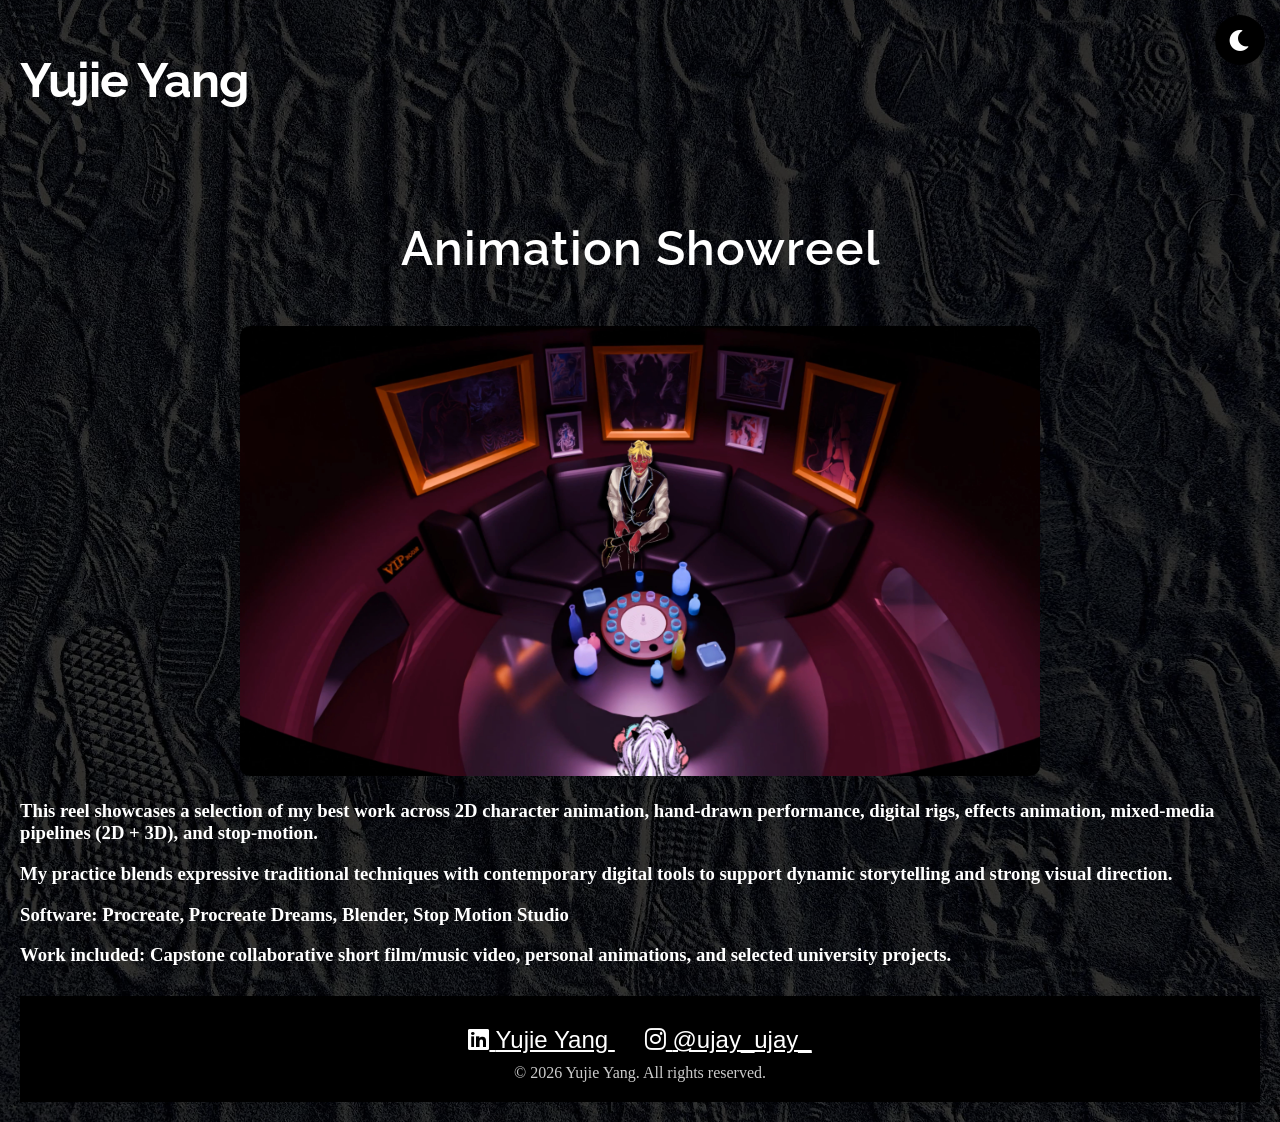
<file: Animation-showreel.html>
<!DOCTYPE html>
<html lang="en">
<head>

  <meta charset="UTF-8">
  <meta name="viewport" content="width=device-width, initial-scale=1.0">

  <title>Yujie Yang | Portfolio</title>

  <!-- Styles -->
  <link rel="stylesheet" href="style.css">

  <!-- Fonts -->
  <link rel="preconnect" href="https://fonts.googleapis.com">
  <link rel="preconnect" href="https://fonts.gstatic.com" crossorigin>
  <link href="https://fonts.googleapis.com/css2?family=Raleway:wght@100..900&display=swap" rel="stylesheet">

  <!-- Icons -->
  <link rel="stylesheet" href="https://cdnjs.cloudflare.com/ajax/libs/font-awesome/6.0.0/css/all.min.css">

</head>

<body>

  <!-- Theme Toggle -->
  <button id="theme-toggle" aria-label="Toggle dark mode">
    <i class="fas fa-moon"></i>
  </button>

  <!-- Header -->
   <header>
    <h1>
  <a href="index.html#main-content" class="home-link">Yujie Yang</a>
</h1>
  </header>

  <main>
<h1 class="page-title">Animation Showreel</h1>

<div class="video-container fade-in">
  <a href="https://youtu.be/qBVVx3fkPRg" target="_blank">
    <img 
      src="images/Portfolio/videos/DFMV film still-3.jpeg" 
      alt="Watch Animation Showreel"
      style="width:100%; border-radius:10px;"
    >
  </a>
</div>

<h3>This reel showcases a selection of my best work across 2D character animation, hand-drawn performance, digital rigs, effects animation, mixed-media pipelines (2D + 3D), and stop-motion. </h3>
<h3>My practice blends expressive traditional techniques with contemporary digital tools to support dynamic storytelling and strong visual direction.</h3>

<h3>Software: Procreate, Procreate Dreams, Blender, Stop Motion Studio</h3>
<h3>Work included: Capstone collaborative short film/music video, personal animations, and selected university projects.</h3>

  </main>

  <!-- Footer -->
  <footer>
    <div class="footer-container">

      <div class="social-links">

        <a href="https://www.linkedin.com/in/yujie-yang-64a9a4349/" target="_blank" rel="noopener noreferrer">
          <i class="fab fa-linkedin"></i>
          <span>Yujie Yang</span>
        </a>

        <a href="https://www.instagram.com/ujay_ujay_/?hl=en" target="_blank" rel="noopener noreferrer">
          <i class="fab fa-instagram"></i>
          <span>@ujay_ujay_</span>
        </a>

      </div>

      <p class="footer-container">© 2026 Yujie Yang. All rights reserved.</p>
    </div>
  </footer>

  <!-- Script -->
  <script src="script-darkmode.js"></script>

</body>
</html>
</file>
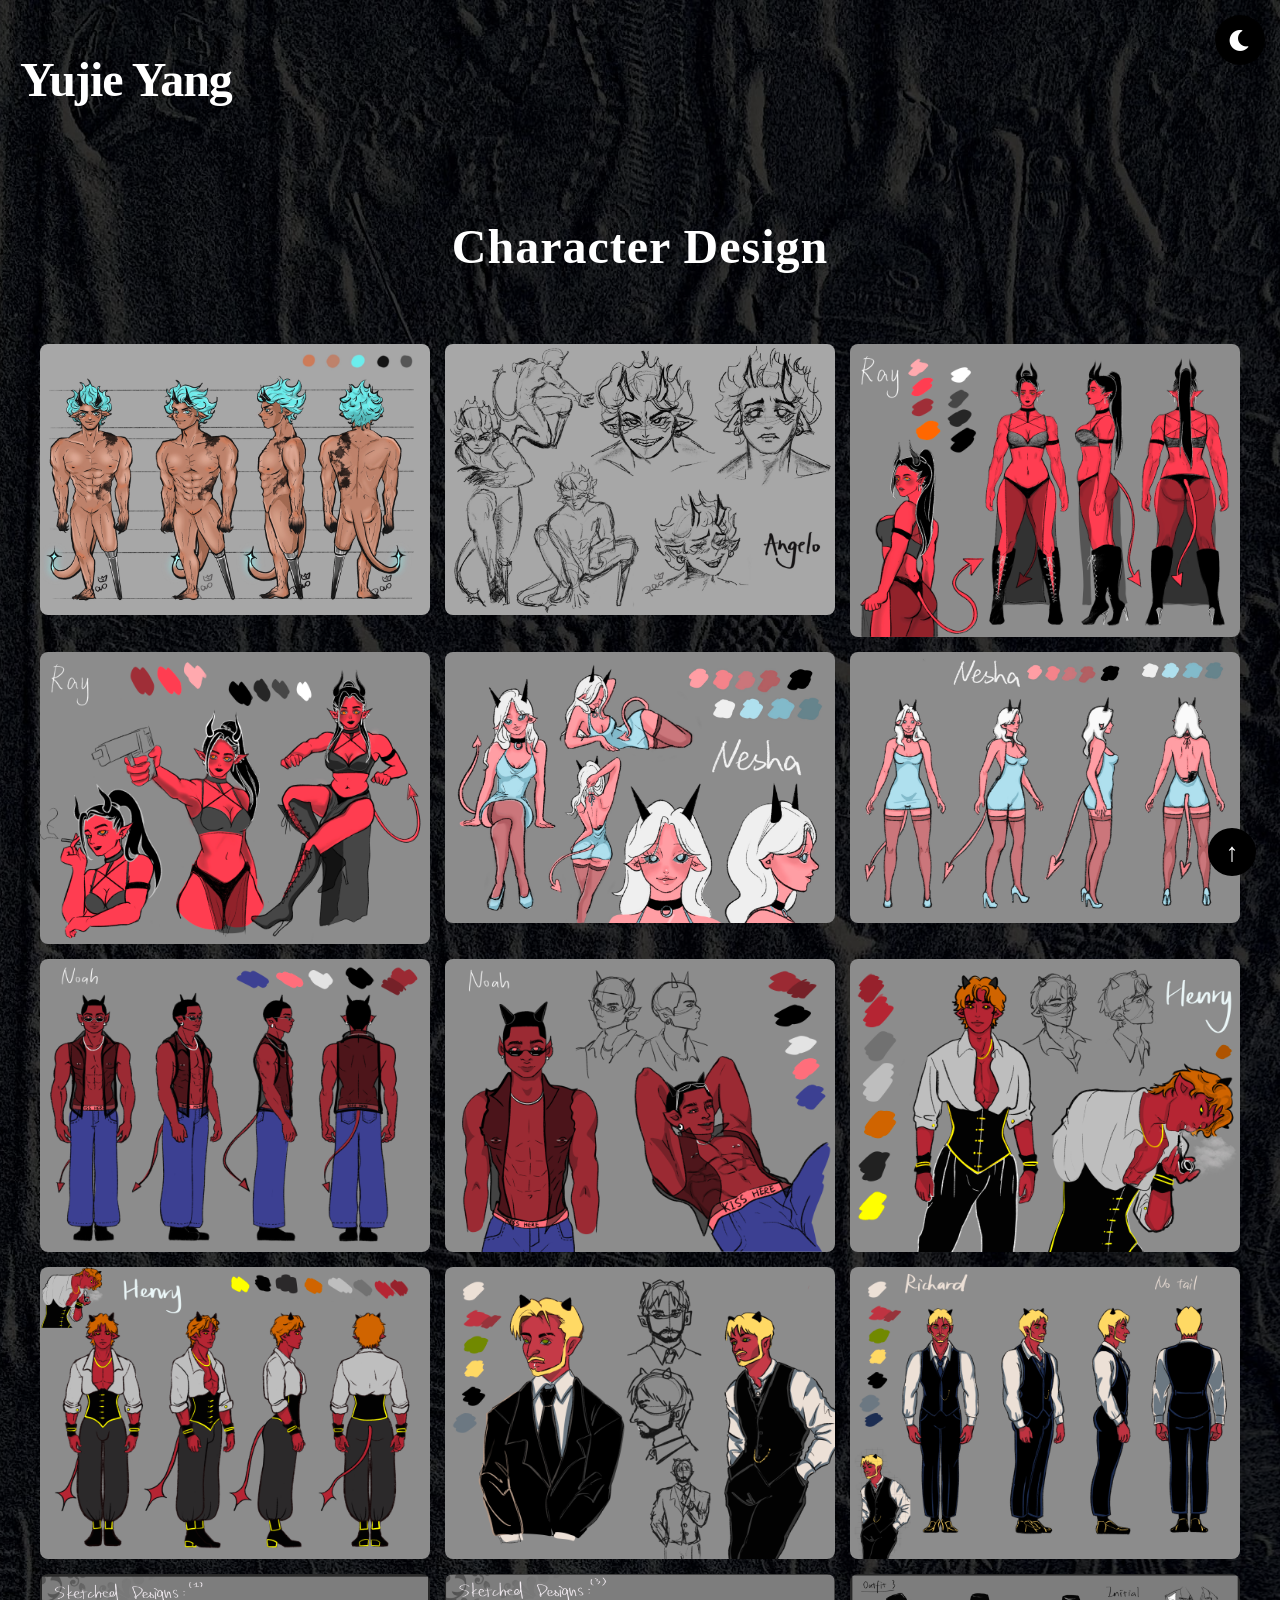
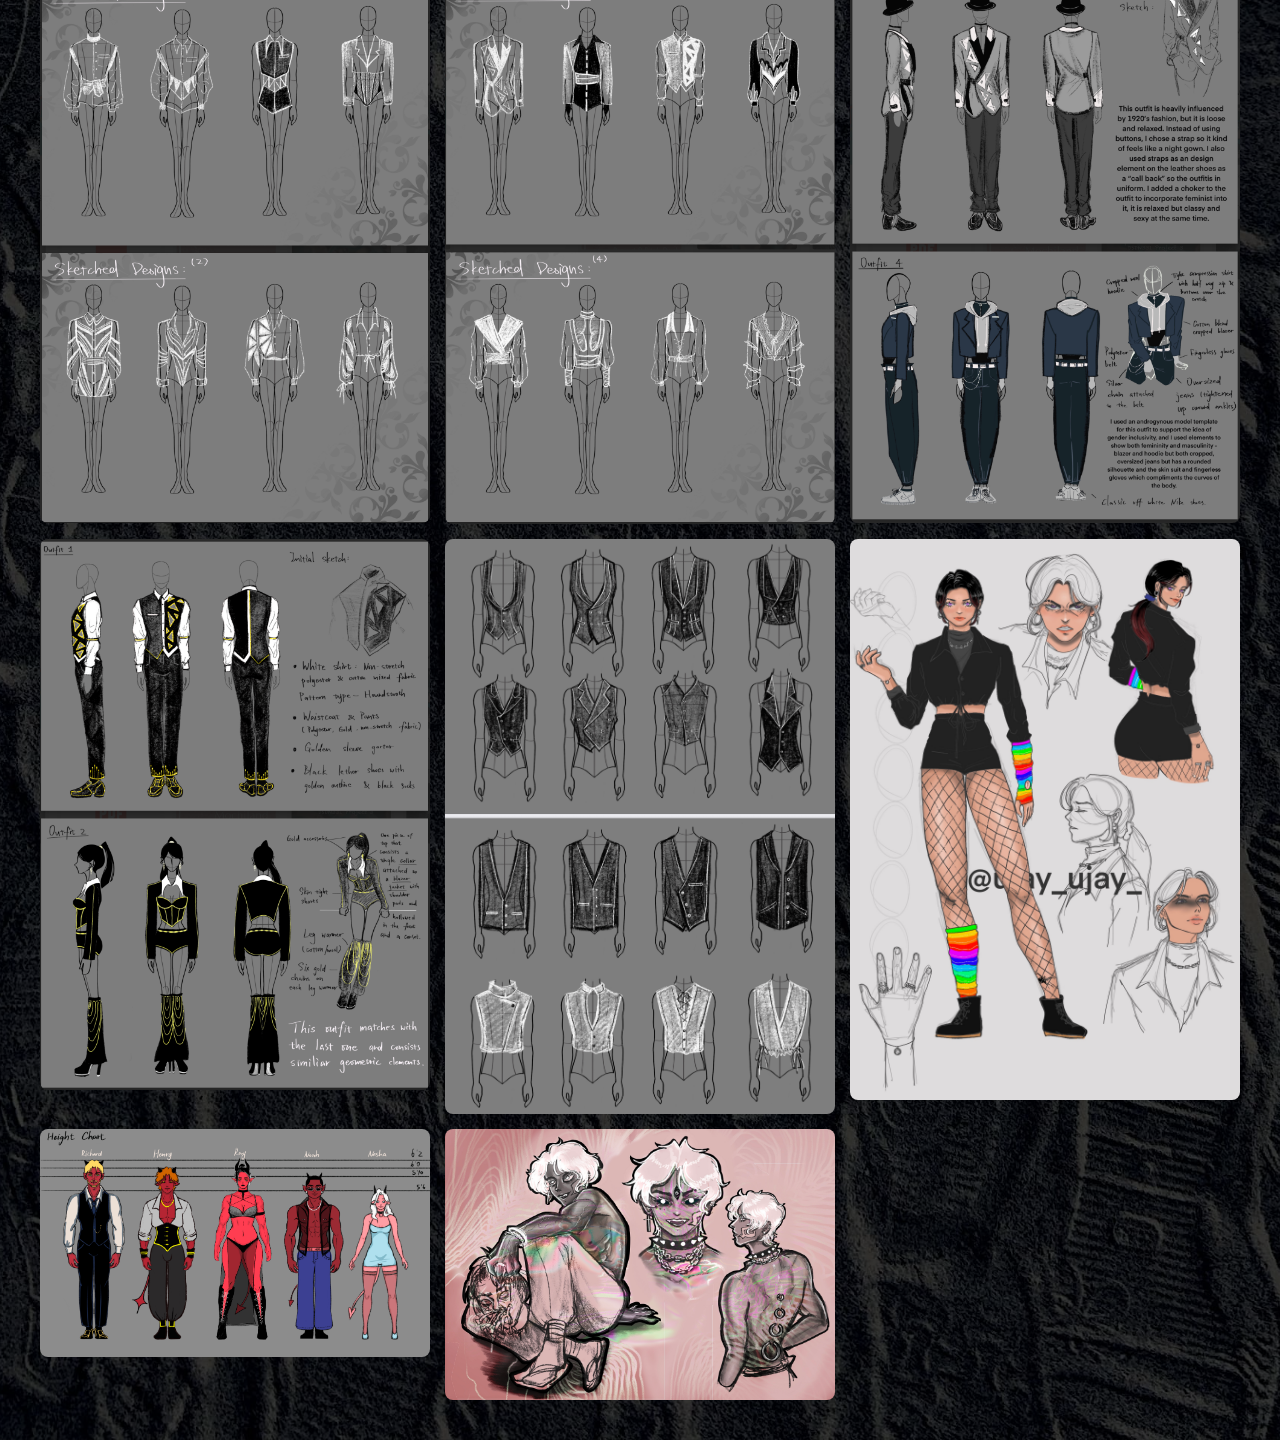
<file: character.html>
<!DOCTYPE html>
<!-- saved from url=(0032)http://127.0.0.1:5500/index.HTML -->
<html lang="en">

<header>
    <h1>
  <a href="index.html#main-content" class="home-link">Yujie Yang</a>
</h1>

  </header>
  
<head>
	<meta http-equiv="Content-Type" content="text/html; charset=UTF-8">
	<link rel="stylesheet" href="https://cdnjs.cloudflare.com/ajax/libs/font-awesome/6.0.0/css/all.min.css">

  <meta name="viewport" content="width=device-width, initial-scale=1.0">
  <title>Portfolio</title>

  <link rel="stylesheet" type="text/css" href="style.css"> 
</head>
<body>

	<button id="theme-toggle">
		<i class="fa fa-moon"></i> <!-- Default to Moon since Dark Mode is default -->
	</button>	  

	<h1 class="page-title">Character Design</h1>
<div class="artwork-container">
	<img src="images/Portfolio/charcater-design/Character_Design_Angelo.jpg" alt="character design">
	<img src="images/Portfolio/charcater-design/Character_Design-Angelo2.jpg" alt="character design">
	<img src="images/Portfolio/charcater-design/IMG_3582 1.jpg" alt="character design">
	<img src="images/Portfolio/charcater-design/IMG_3582.jpg" alt="character design">
	<img src="images/Portfolio/charcater-design/Untitled_Artwork 3.jpg" alt="character design">
	<img src="images/Portfolio/charcater-design/Untitled_Artwork 4.jpg" alt="character design">
	<img src="images/Portfolio/charcater-design/IMG_3583 1.jpg" alt="character design">
	<img src="images/Portfolio/charcater-design/IMG_3583.jpg" alt="character design">
	<img src="images/Portfolio/charcater-design/IMG_3583 2.jpg" alt="character design">
	<img src="images/Portfolio/charcater-design/IMG_3583 3.jpg" alt="character design">
	<img src="images/Portfolio/charcater-design/IMG_3583 4.jpg" alt="character design">
	<img src="images/Portfolio/charcater-design/IMG_3583 5.jpg" alt="character design">
	<img src="images/Portfolio/charcater-design/fashion-1.png" alt="character design">
	<img src="images/Portfolio/charcater-design/fashion-2.png" alt="character design">
	<img src="images/Portfolio/charcater-design/fashion-4.png" alt="character design">
	<img src="images/Portfolio/charcater-design/fashion-3.png" alt="character design">
	<img src="images/Portfolio/charcater-design/fashion-5.png" alt="character design">
	<img src="images/Portfolio/charcater-design/Outfit_.jpg" alt="character design">
	<img src="images/Portfolio/charcater-design/IMG_3583 6.jpg" alt="character design">
	<img src="images/Portfolio/charcater-design/Demon_Slayer_character.jpg" alt="character design">
	
</div>

	<script src="script-darkmode.js"></script> 

	<button id="back-to-top" type="button" onclick="scrollToTop()" aria-label="Back to top">
  ↑
</button>

<script>
  function scrollToTop() {
    document.documentElement.scrollTo({
      top: 0,
      behavior: "smooth"
    });

    document.body.scrollTo({
      top: 0,
      behavior: "smooth"
    });
  }
</script>

</body
></html>
</file>
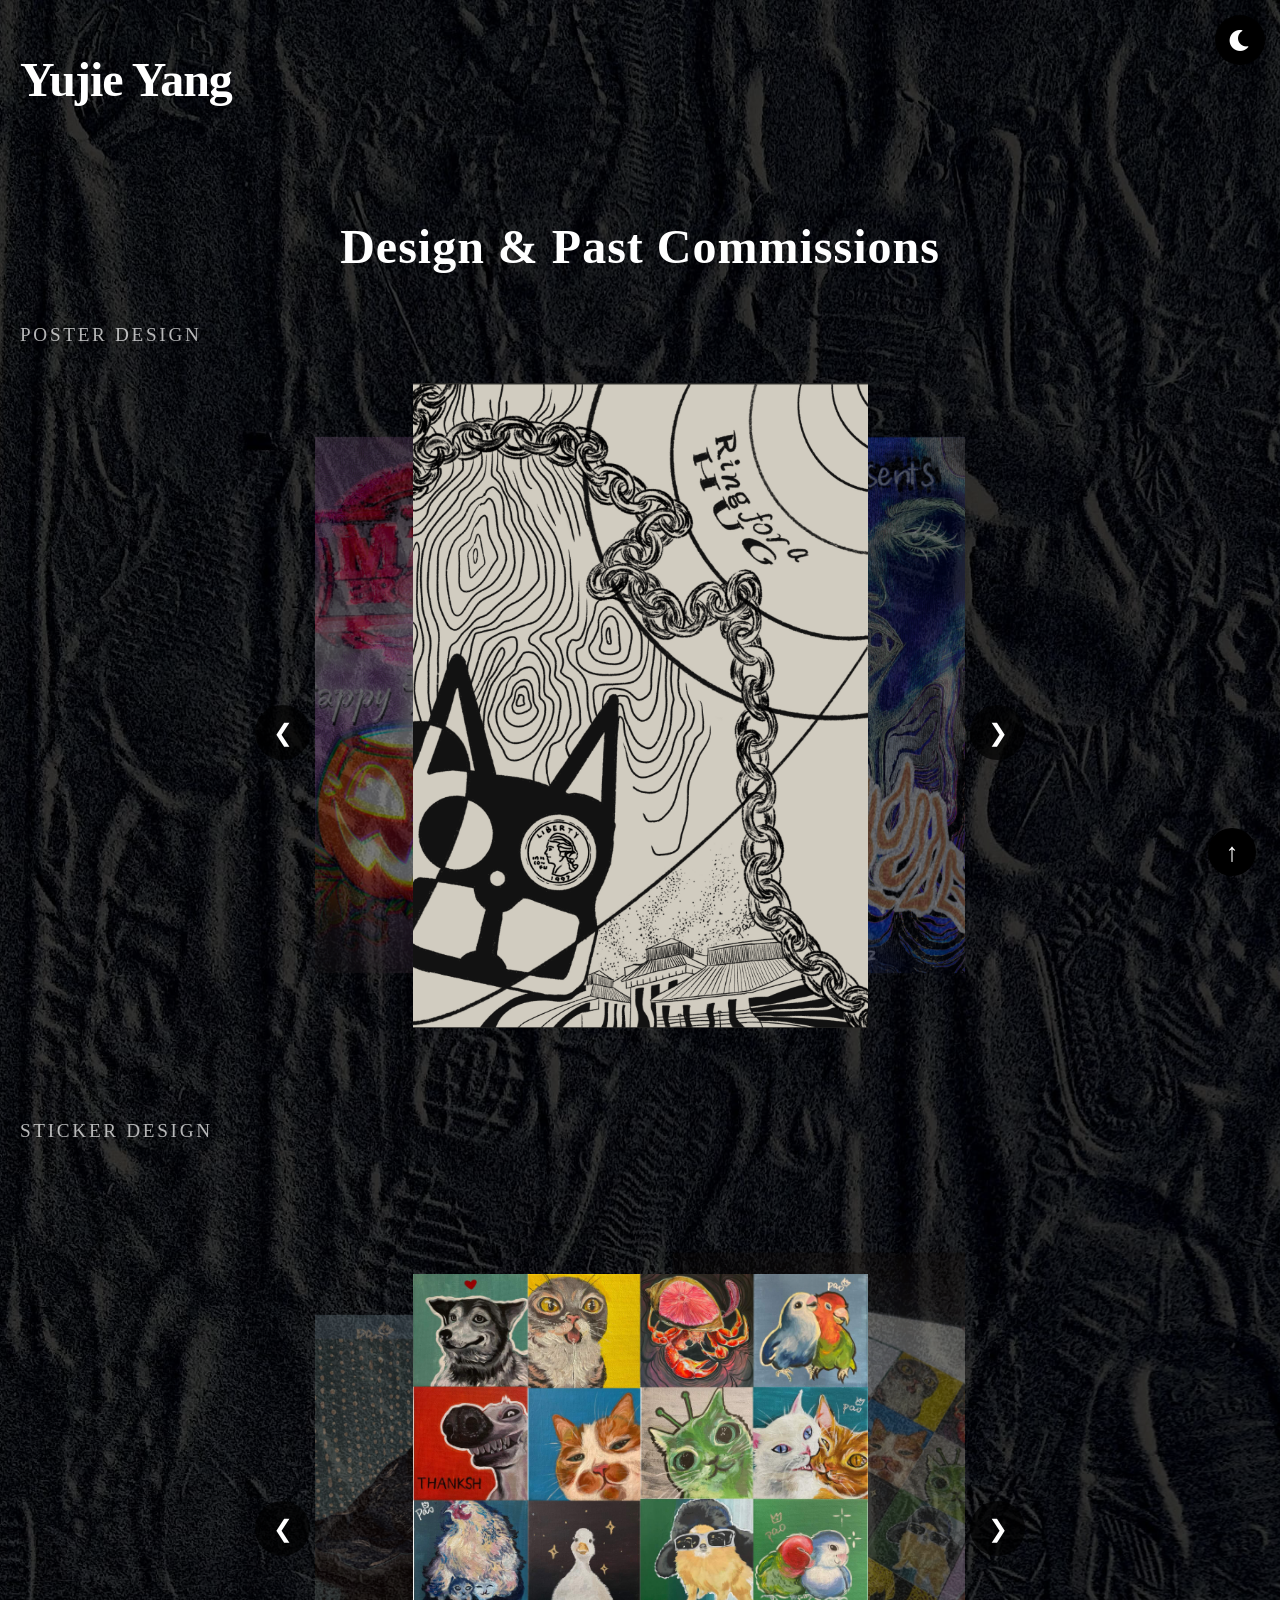
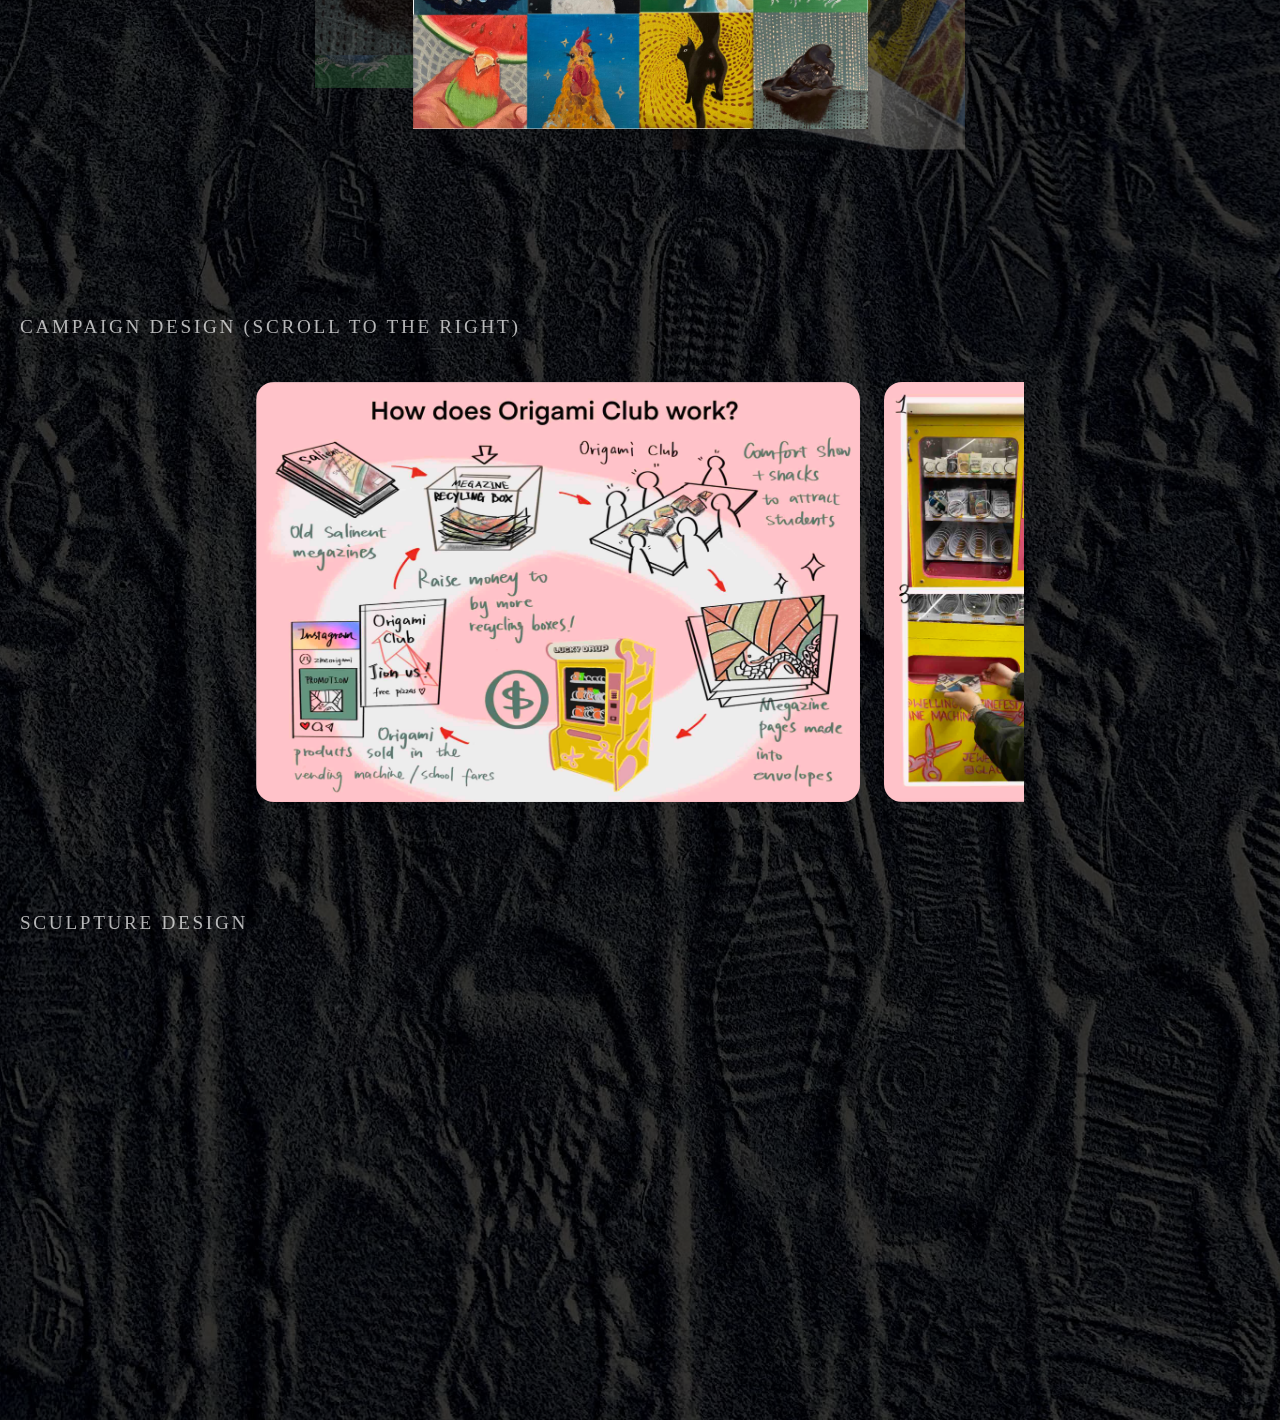
<file: commissions.html>
<!DOCTYPE html>
<!-- saved from url=(0032)http://127.0.0.1:5500/index.HTML -->
<html lang="en">


<head>
	<meta http-equiv="Content-Type" content="text/html; charset=UTF-8">
	<link rel="stylesheet" href="https://cdnjs.cloudflare.com/ajax/libs/font-awesome/6.0.0/css/all.min.css">

  <meta name="viewport" content="width=device-width, initial-scale=1.0">
  <title>Portfolio</title>

  <link rel="stylesheet" type="text/css" href="style.css"> 
</head>

<body>

<header>
    <h1>
  <a href="index.html#main-content" class="home-link">Yujie Yang</a>
</h1>

  </header> 
  
	<button id="theme-toggle">
		<i class="fa fa-moon"></i> <!-- Default to Moon since Dark Mode is default -->
	</button>	  

	<h1 class="page-title">Design & Past Commissions</h1>

	<p class="case-label">Poster design</p>

<section class="gallery-section">
  <div class="gallery-wrapper">

    <button class="gallery-btn prev" type="button">
      &#10094;
    </button>

    <div class="gallery-track">

      <img src="images/Portfolio/past-commisions/ring-for-a-hug.png" class="gallery-image active" alt="Ring for a hug">
      <img src="images/Portfolio/past-commisions/WeiYujie_comd231_p3_illo.jpg" class="gallery-image" alt="Illustration project">
	  <img src="images/Portfolio/past-commisions/Shortfilm-poster.jpg" class="gallery-image" alt="Rocket poster">
	  <img src="images/Portfolio/past-commisions/IMG_0053.jpg" class="gallery-image" alt="Illustration commission">
      <img src="images/Portfolio/past-commisions/stand-by-your-peers Large.jpeg" class="gallery-image" alt="Stand by your peers">
      <img src="images/Portfolio/past-commisions/Rockect-poster.jpg" class="gallery-image" alt="Rocket poster">
      <img src="images/Portfolio/past-commisions/Halloween_Poster.jpg" class="gallery-image" alt="Rocket poster">

    </div>

    <button class="gallery-btn next" type="button">
      &#10095;
    </button>

  </div>
</section>

<p class="case-label">Sticker design</p>

	<section class="gallery-section">
     <div class="gallery-wrapper">
      <button class="gallery-btn prev" type="button">
      &#10094;
    </button>

    <div class="gallery-track">

      <img src="images/Portfolio/past-commisions/Sticker_Sheet_2.jpg" class="gallery-image active" alt="Logo">
      <img src="images/Portfolio/past-commisions/IMG_1599 Large.jpeg" class="gallery-image" alt="Typography">
      
	       <img src="images/Portfolio/past-commisions/Sticker_Sheet_1 Large.jpeg" class="gallery-image" alt="Colour scheme">
	       <img src="images/Portfolio/past-commisions/sticker-product.jpg" class="gallery-image" alt="Colour scheme">
	       <img src="images/Portfolio/past-commisions/sticker-sheet-3.jpg" class="gallery-image" alt="Colour scheme">

	  <img src="images/Portfolio/past-commisions/IMG_6231.JPG" class="gallery-image" alt="Colour scheme">
      <img src="images/Portfolio/past-commisions/IMG_6232.JPG" class="gallery-image" alt="Illustration style">
      <img src="images/Portfolio/past-commisions/IMG_6233.JPG" class="gallery-image" alt="Atmosphere reference">
      <img src="images/Portfolio/past-commisions/IMG_6234.JPG" class="gallery-image" alt="Photography direction">
      <img src="images/Portfolio/past-commisions/IMG_6235.JPG" class="gallery-image" alt="Product mockup">
      <img src="images/Portfolio/past-commisions/IMG_6236.JPG" class="gallery-image" alt="Menu reference">
      <img src="images/Portfolio/past-commisions/IMG_6237.JPG" class="gallery-image" alt="Coffee sign at Red Rocks">
	  <img src="images/Portfolio/past-commisions/IMG_6238.JPG" class="gallery-image" alt="Coffee sign at Red Rocks">
      <img src="images/Portfolio/past-commisions/IMG_6239.JPG" class="gallery-image" alt="Coffee sign at Red Rocks">
      <img src="images/Portfolio/past-commisions/IMG_6240.JPG" class="gallery-image" alt="Coffee sign at Red Rocks">
      <img src="images/Portfolio/past-commisions/IMG_6241.JPG" class="gallery-image" alt="Coffee sign at Red Rocks">
      <img src="images/Portfolio/past-commisions/IMG_6242.JPG" class="gallery-image" alt="Coffee sign at Red Rocks">
      <img src="images/Portfolio/past-commisions/IMG_6247.JPG" class="gallery-image" alt="Coffee sign at Red Rocks">
      <img src="images/Portfolio/past-commisions/IMG_6248.JPG" class="gallery-image" alt="Coffee sign at Red Rocks">
      <img src="images/Portfolio/past-commisions/IMG_6249.JPG" class="gallery-image" alt="Coffee sign at Red Rocks">
      <img src="images/Portfolio/past-commisions/IMG_6250.JPG" class="gallery-image" alt="Coffee sign at Red Rocks">
    </div>
    <button class="gallery-btn next" type="button">
      &#10095;
    </button>
  </div>
</section>

<p class="case-label">Campaign design (scroll to the right)</p>

<section class="case-section">
<div class="scroll-gallery">
	  <img src="images/Portfolio/past-commisions/origami-club-5.png" alt="Illustration style">
      <img src="images/Portfolio/past-commisions/origami-club-2.png" alt="Typography">
      <img src="images/Portfolio/past-commisions/origami-club-3.png" alt="Colour scheme">
      <img src="images/Portfolio/past-commisions/origami-club-1.png" alt="Logo">
      <img src="images/Portfolio/past-commisions/origami-4.png" alt="Ring for a hug">
      <img src="images/Portfolio/past-commisions/origami-6.png" alt="Illustration project">
	  <img src="images/Portfolio/past-commisions/origami-7.png" alt="Rocket poster">
	  <img src="images/Portfolio/past-commisions/origami-8.png" alt="Illustration commission">

    </div>
</section>

<p class="case-label">Sculpture Design</p>

<div class="commissions-container">   

    <video autoplay muted loop playsinline preload="none">    
    <source src="images/Portfolio/past-commisions/pink-lip-plate.mp4" type="video/mp4">	
	</video>

    <video autoplay muted loop playsinline preload="none">    
	<source src="images/Portfolio/past-commisions/Arcane-cup.mp4" type="video/mp4">	
	</video>	

    <video autoplay muted loop playsinline preload="none">    
	<source src="images/Portfolio/past-commisions/locket.mp4" type="video/mp4">	
	</video>

	<video autoplay muted loop playsinline preload="none">    
	<source src="images/Portfolio/past-commisions/green-sculpture.mp4" type="video/mp4">	
	</video>

	<video autoplay muted loop playsinline preload="none">    
	<source src="images/Portfolio/past-commisions/paper-sculpture.mp4" type="video/mp4">	
	</video>
</div>

	<script src="script-darkmode.js"></script> 

<button id="back-to-top" type="button" onclick="scrollToTop()" aria-label="Back to top">
  ↑
</button>

<script>
  function scrollToTop() {
    document.documentElement.scrollTo({
      top: 0,
      behavior: "smooth"
    });

    document.body.scrollTo({
      top: 0,
      behavior: "smooth"
    });
  }
</script>

</body
></html>
</file>
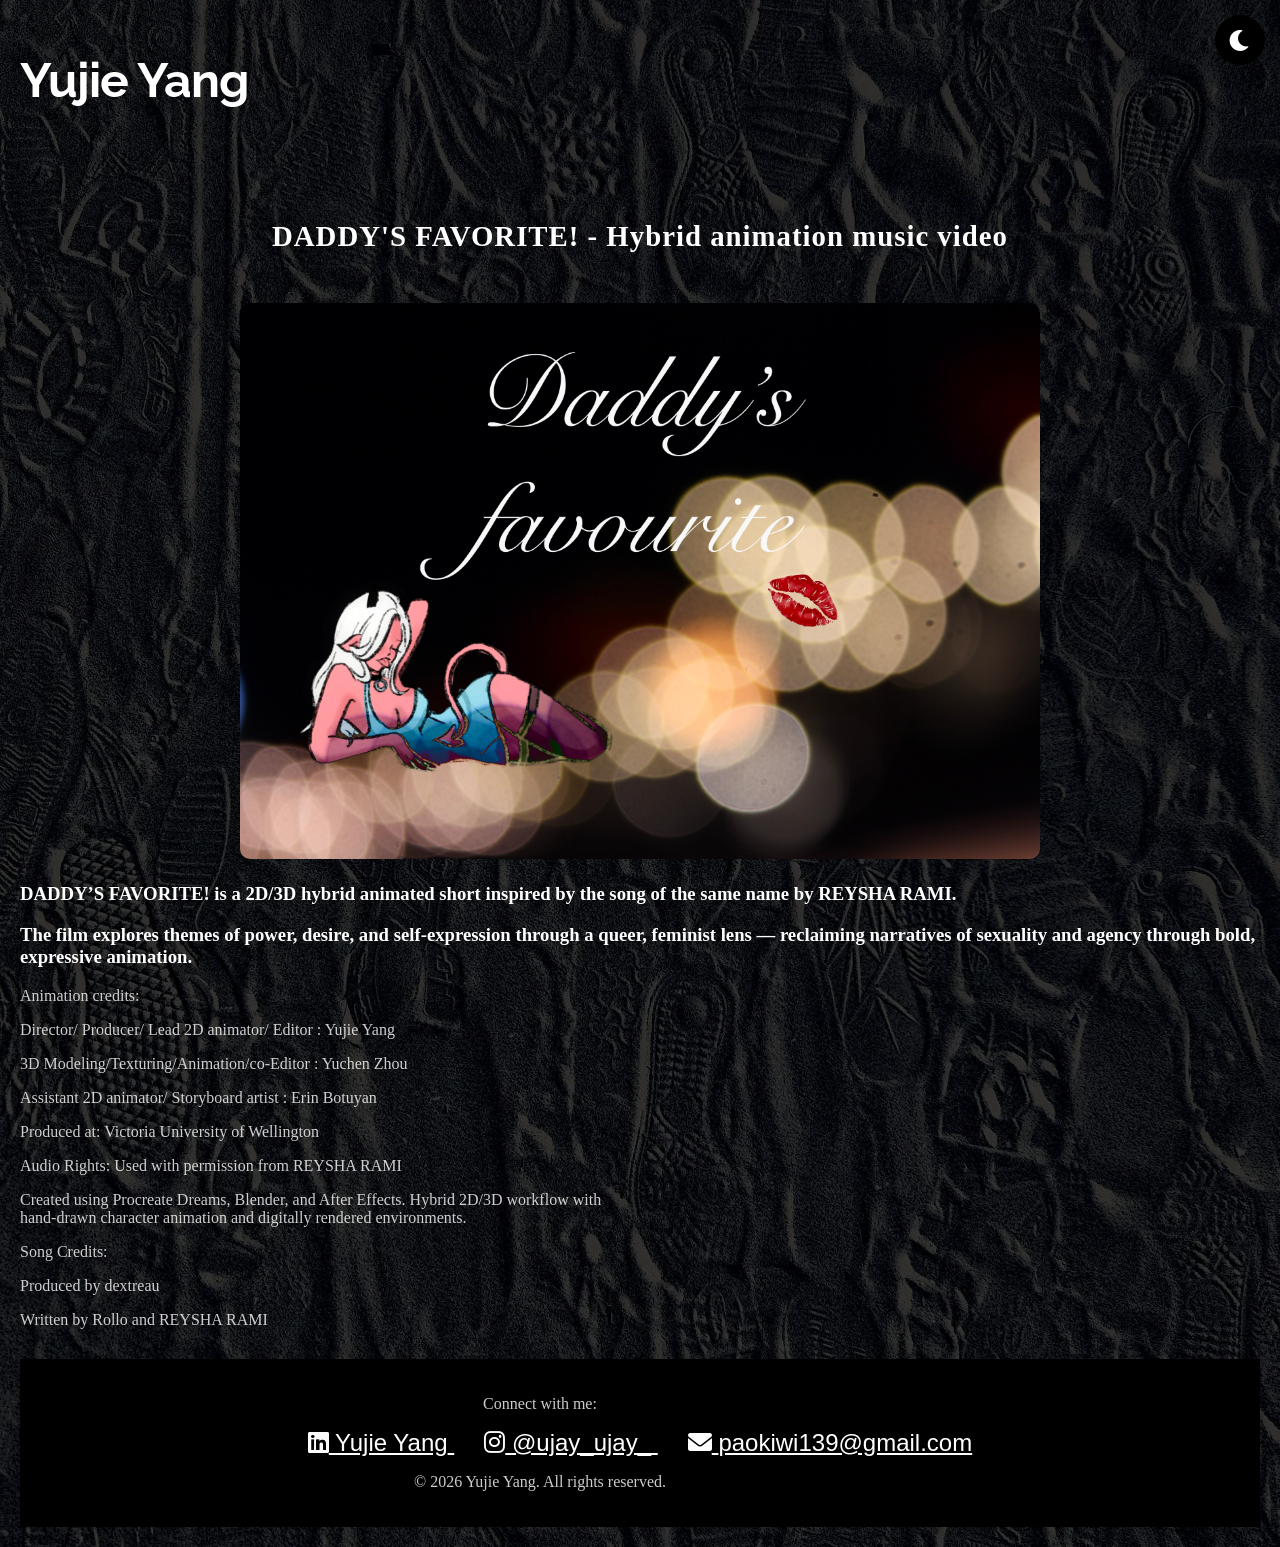
<file: DFMV.html>
<!DOCTYPE html>
<html lang="en">
<head>

  <meta charset="UTF-8">
  <meta name="viewport" content="width=device-width, initial-scale=1.0">

  <title>Yujie Yang | Portfolio</title>

  <!-- Styles -->
  <link rel="stylesheet" href="style.css">

  <!-- Fonts -->
  <link rel="preconnect" href="https://fonts.googleapis.com">
  <link rel="preconnect" href="https://fonts.gstatic.com" crossorigin>
  <link href="https://fonts.googleapis.com/css2?family=Raleway:wght@100..900&display=swap" rel="stylesheet">

  <!-- Icons -->
  <link rel="stylesheet" href="https://cdnjs.cloudflare.com/ajax/libs/font-awesome/6.0.0/css/all.min.css">

</head>

<body>

  <!-- Theme Toggle -->
  <button id="theme-toggle" aria-label="Toggle dark mode">
    <i class="fas fa-moon"></i>
  </button>

  <!-- Header -->
  <header>
    <h1>
  <a href="index.html" class="home-link">Yujie Yang</a>
</h1>

  </header>

  <main>
    <h2 class="page-title">DADDY'S FAVORITE! - Hybrid animation music video</h2>

<div class="video-container fade-in">
  <a href="https://youtu.be/sN06lK_DQrk?si=tEbwB0f9cM0_5N2Y" target="_blank">
    <img 
      src="images/Portfolio/videos/Animatics_Timing-1.jpeg" 
      alt="Watch Animation Showreel"
      style="width:100%; border-radius:10px;"
    >
  </a>
</div>

<h3>DADDY’S FAVORITE! is a 2D/3D hybrid animated short inspired by the song of the same name by REYSHA RAMI. </h3>
<h3>The film explores themes of power, desire, and self-expression through a queer, feminist lens — reclaiming narratives of sexuality and agency through bold, expressive animation.</h3>

<p>Animation credits:</p>

<p>Director/ Producer/ Lead 2D animator/ Editor : Yujie Yang</p>
<p>3D Modeling/Texturing/Animation/co-Editor : Yuchen Zhou</p>
<p>Assistant 2D animator/ Storyboard artist : Erin Botuyan</p>
<p>Produced at: Victoria University of Wellington</p>
<p>Audio Rights: Used with permission from REYSHA RAMI </p>

<p>Created using Procreate Dreams, Blender, and After Effects. Hybrid 2D/3D workflow with hand-drawn character animation and digitally rendered environments.</p>

<p>Song Credits:</p>

<p>Produced by dextreau</p>
<p>Written by Rollo and REYSHA RAMI</p>
  </main>

  <!-- Footer -->
  <footer>
    <div class="footer-container">
      <p>Connect with me:</p>

      <div class="social-links">

        <a href="https://www.linkedin.com/in/yujie-yang-64a9a4349/" target="_blank">
          <i class="fab fa-linkedin"></i>
          <span>Yujie Yang</span>
        </a>

        <a href="https://www.instagram.com/ujay_ujay_/?hl=en" target="_blank">
          <i class="fab fa-instagram"></i>
          <span>@ujay_ujay_</span>
        </a>

        <a href="https://mail.google.com/mail/?view=cm&fs=1&to=paokiwi139@gmail.com">
          <i class="fas fa-envelope"></i>
          <span>paokiwi139@gmail.com</span>
        </a>

      </div>

      <p>© 2026 Yujie Yang. All rights reserved.</p>
    </div>
  </footer>

  <!-- Script -->
  <script src="script-darkmode.js"></script>

</body>
</html>
</file>
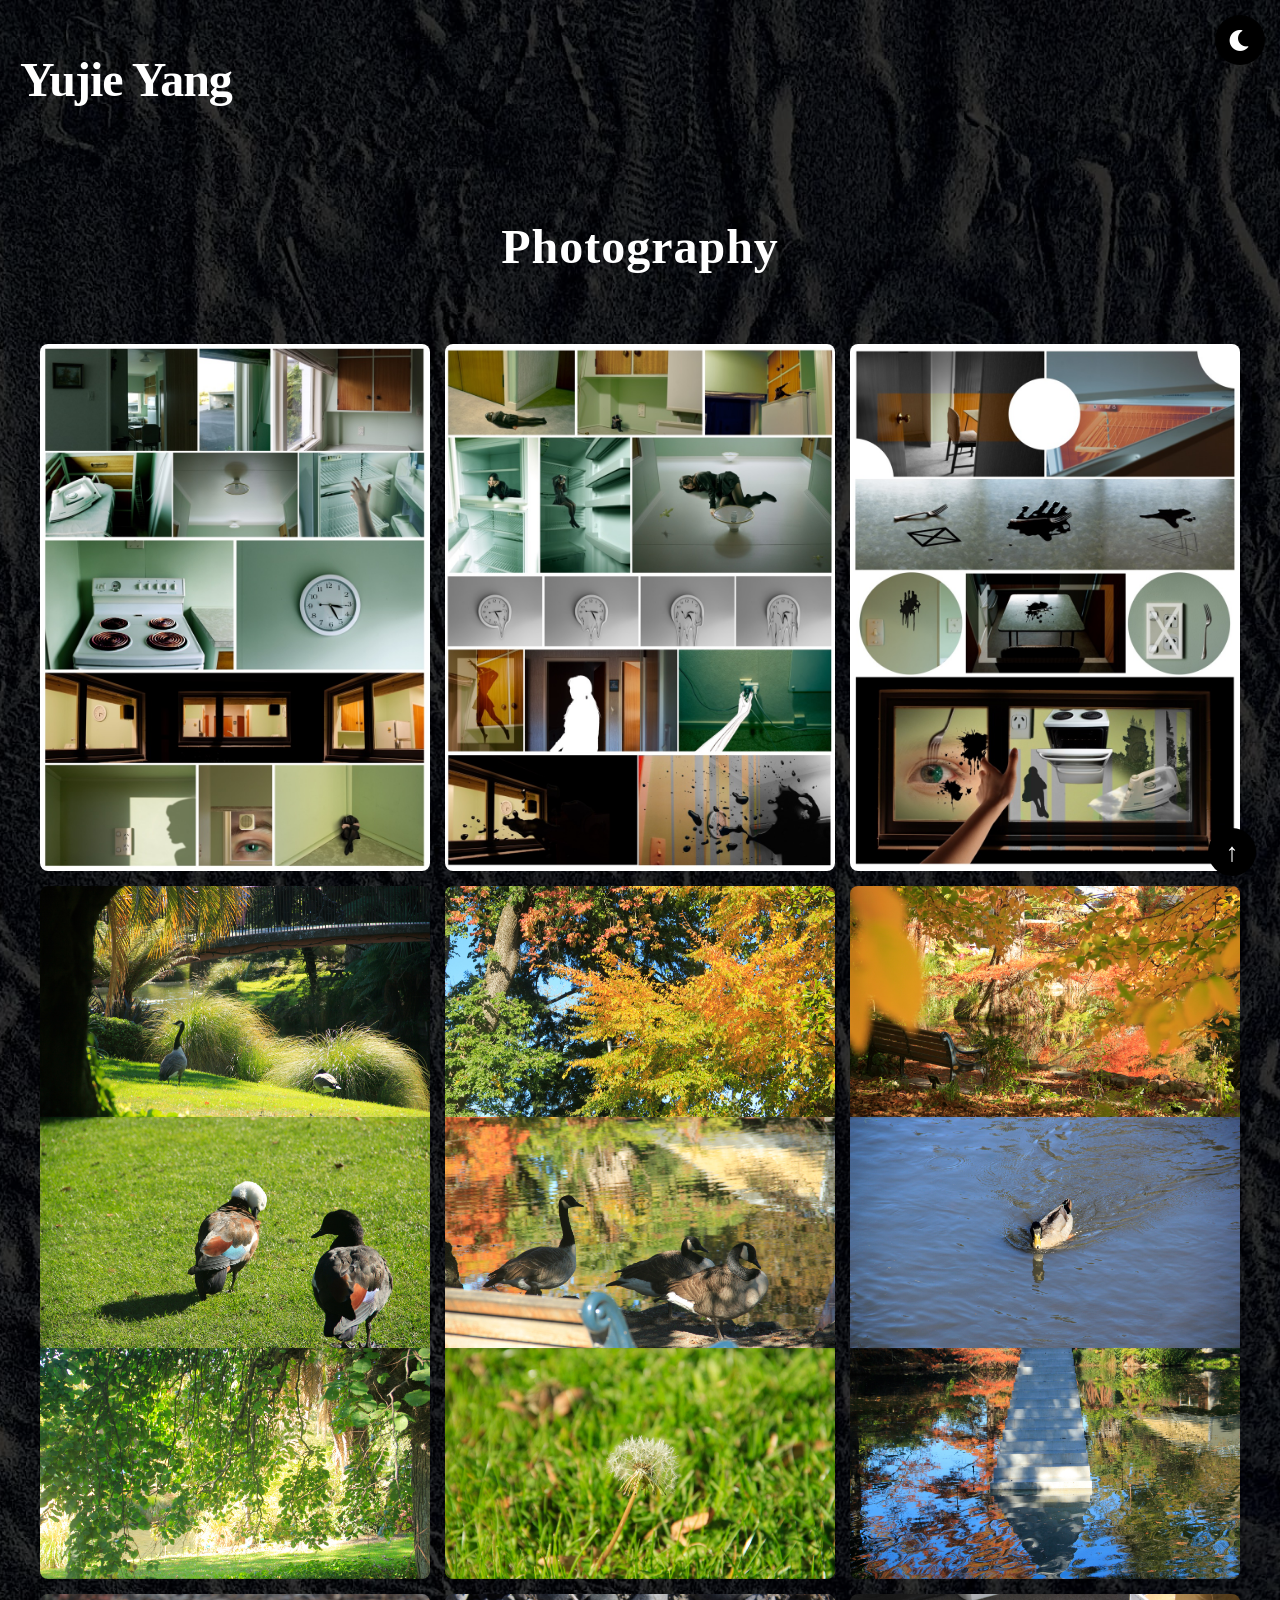
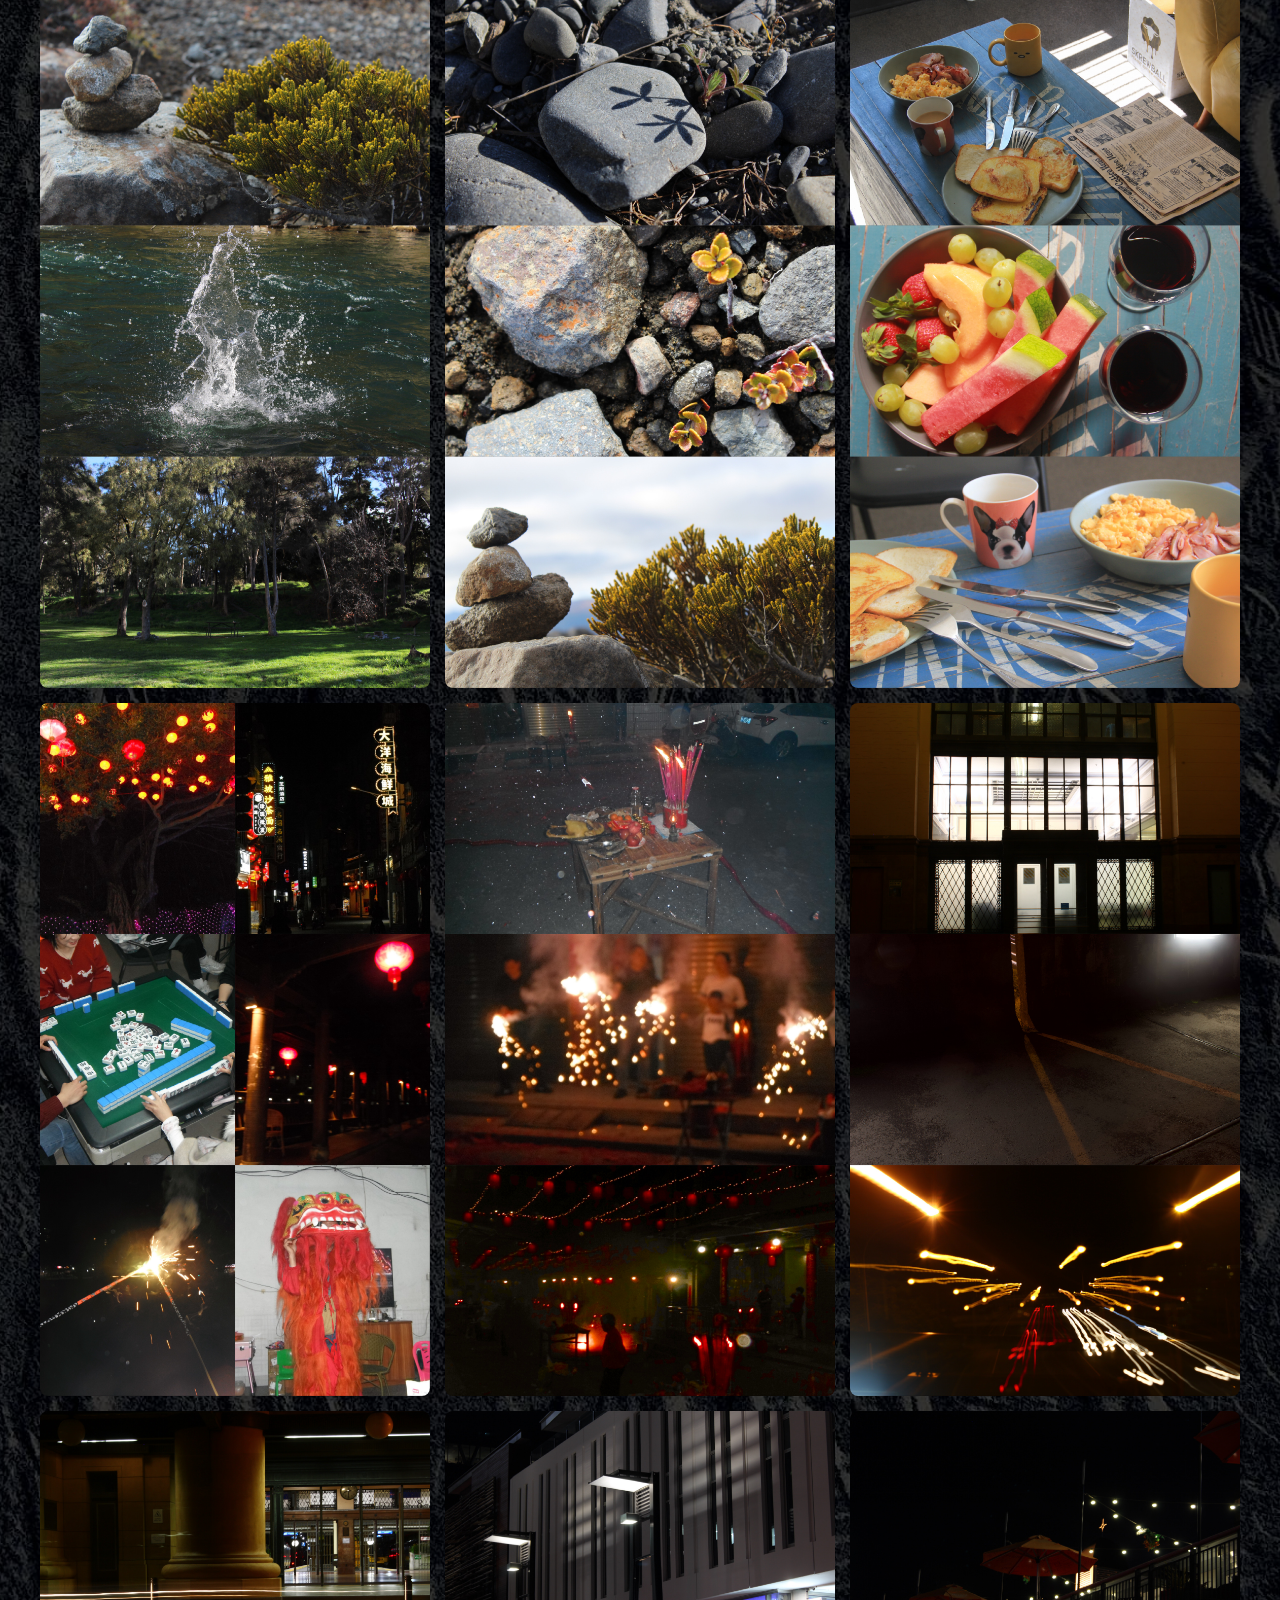
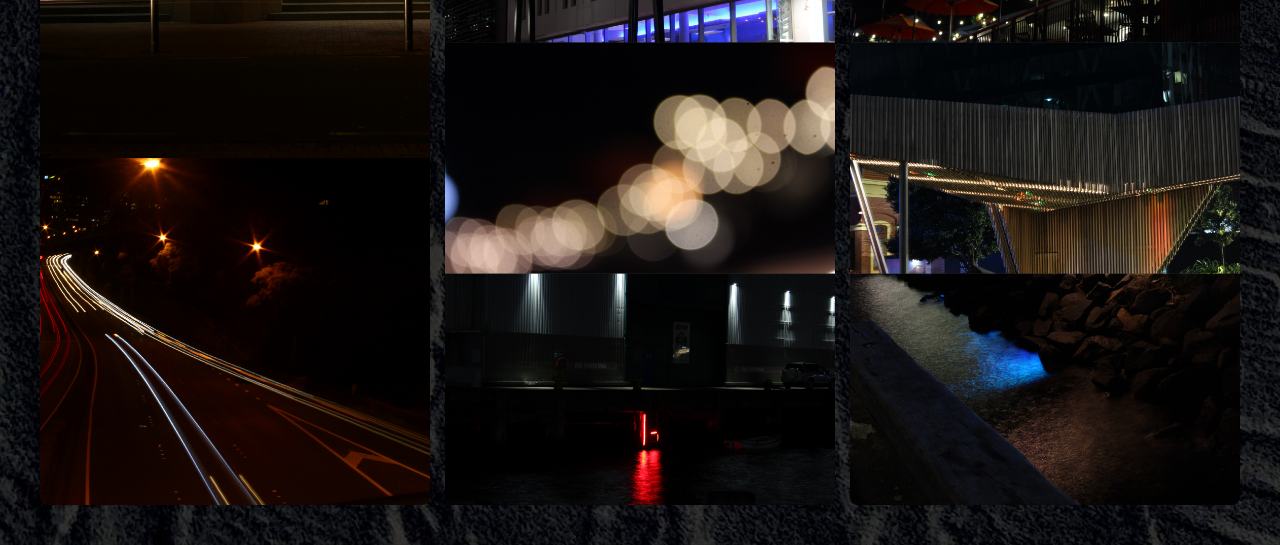
<file: photography.html>
<!DOCTYPE html>
<!-- saved from url=(0032)http://127.0.0.1:5500/index.HTML -->
<html lang="en">

<header>
    <h1>
  <a href="index.html#main-content" class="home-link">Yujie Yang</a>
</h1>

  </header> 
  
<head>
	<meta http-equiv="Content-Type" content="text/html; charset=UTF-8">
	<link rel="stylesheet" href="https://cdnjs.cloudflare.com/ajax/libs/font-awesome/6.0.0/css/all.min.css">

  <meta name="viewport" content="width=device-width, initial-scale=1.0">
  <title>Portfolio</title>

  <link rel="stylesheet" type="text/css" href="style.css"> 
</head>
<body>

	<button id="theme-toggle">
		<i class="fa fa-moon"></i> <!-- Default to Moon since Dark Mode is default -->
	</button>	  

<h1 class="page-title">Photography</h1>

<div class="artwork-container">
	<img src="images/Portfolio/photography/Yujie-Board-1.jpeg" alt="photography">
	<img src="images/Portfolio/photography/Yujie-Board-2.jpeg" alt="photography">
	<img src="images/Portfolio/photography/Yujie-Board-3.jpeg" alt="photography">
	<img src="images/Portfolio/photography/christchurch-1.JPG" alt="photography">
	<img src="images/Portfolio/photography/christchurch-2.JPG" alt="photography">
	<img src="images/Portfolio/photography/christchurch-3.JPG" alt="photography">
	<img src="images/Portfolio/photography/DDFA8F26-3F74-43A8-BB8E-44B1B2721068.JPG" alt="photography">
	<img src="images/Portfolio/photography/DF4526A9-0EF7-4929-823A-1C312A798B87.JPG" alt="photography">
	<img src="images/Portfolio/photography/Food.JPG" alt="photography">
	<img src="images/Portfolio/photography/24F52219-DD9F-4EFB-B54E-D22C49097443.JPG" alt="photography">
	<img src="images/Portfolio/photography/703432F4-ED14-4A3F-8DAD-2304D26302CB.JPG" alt="photography">
	<img src="images/Portfolio/photography/10FF1596-E9B3-4EE3-A81B-B0D6E486C8ED.JPG" alt="photography">
	<img src="images/Portfolio/photography/C9181F17-1195-42F1-A701-B28E877C4543.JPG" alt="photography">
	<img src="images/Portfolio/photography/95F59F44-AA8F-45A0-8D26-39E35657521C.JPG" alt="photography">
	<img src="images/Portfolio/photography/813D332D-83DC-4DBA-A8EE-A0811B205BFF.JPG" alt="photography">
	
</div>

	<script src="script-darkmode.js"></script> 

<button id="back-to-top" type="button" onclick="scrollToTop()" aria-label="Back to top">
  ↑
</button>

<script>
  function scrollToTop() {
    document.documentElement.scrollTo({
      top: 0,
      behavior: "smooth"
    });

    document.body.scrollTo({
      top: 0,
      behavior: "smooth"
    });
  }
</script>

</body
></html>
</file>
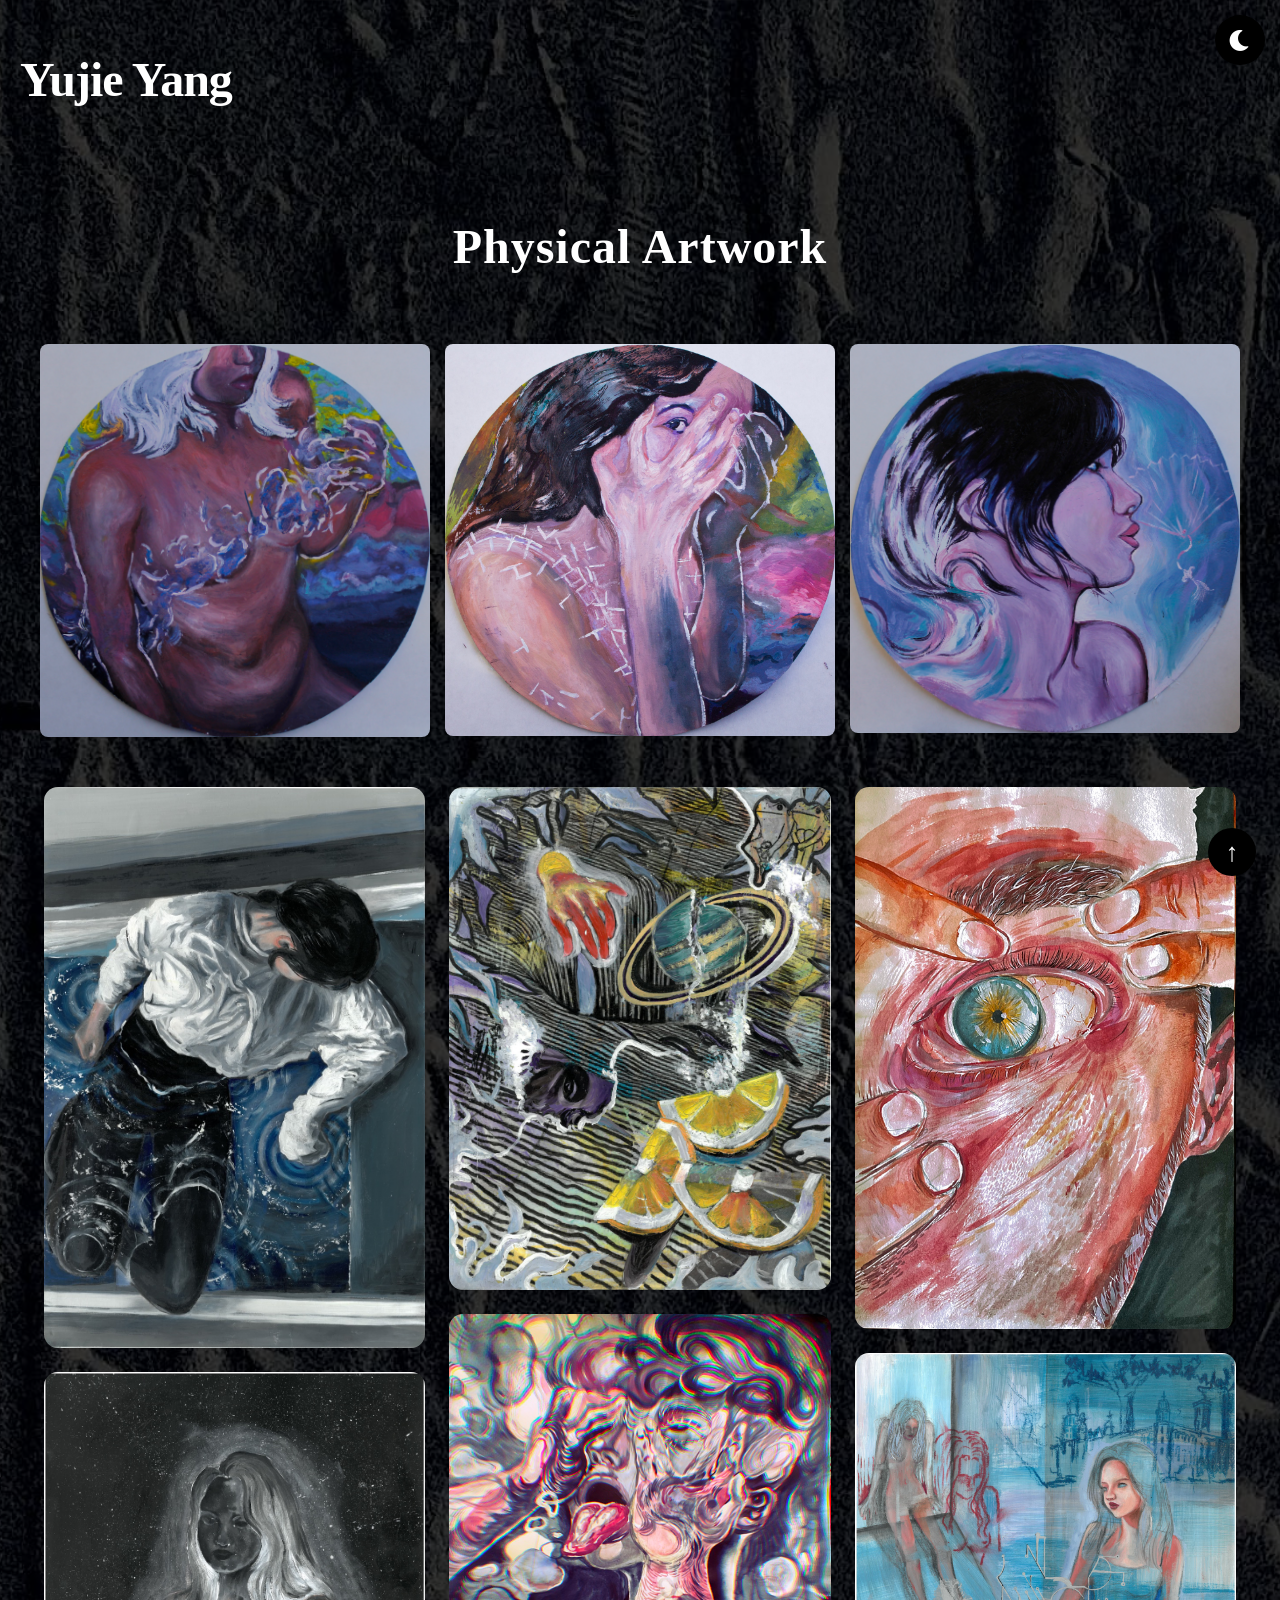
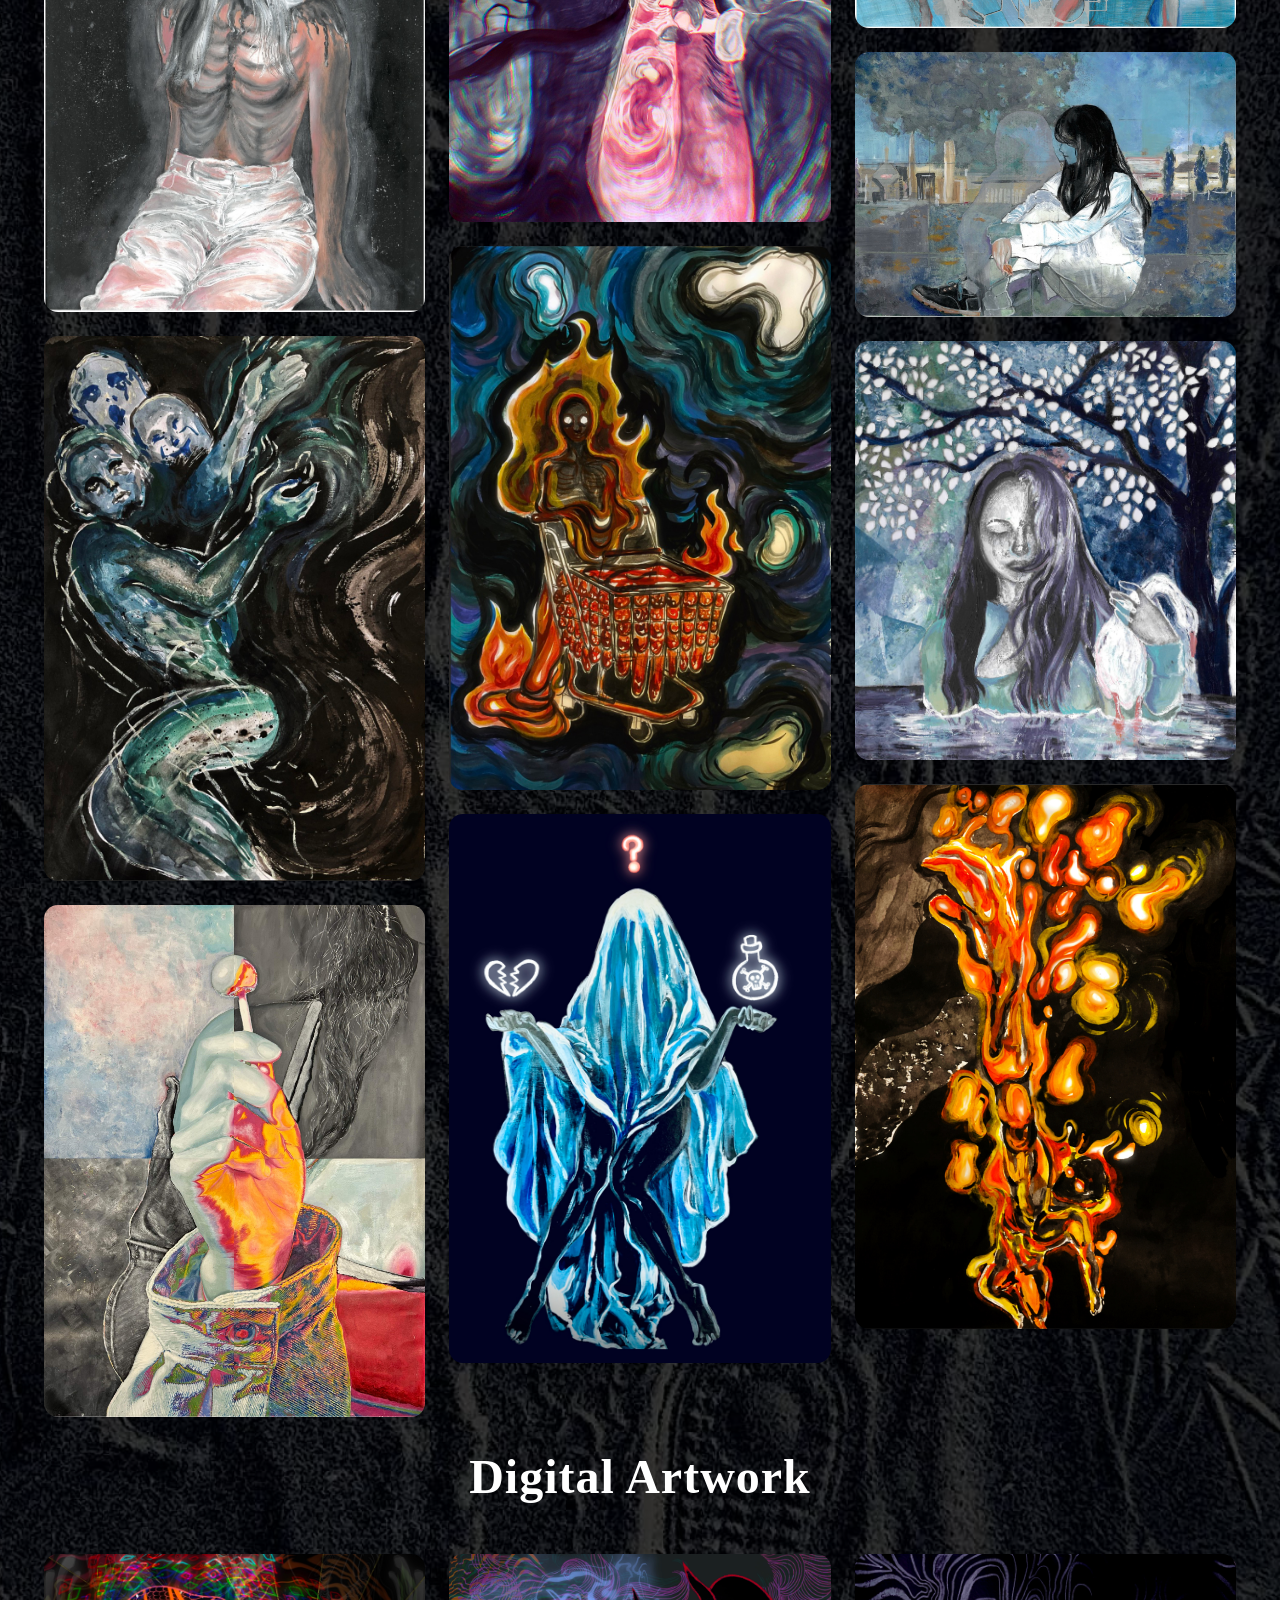
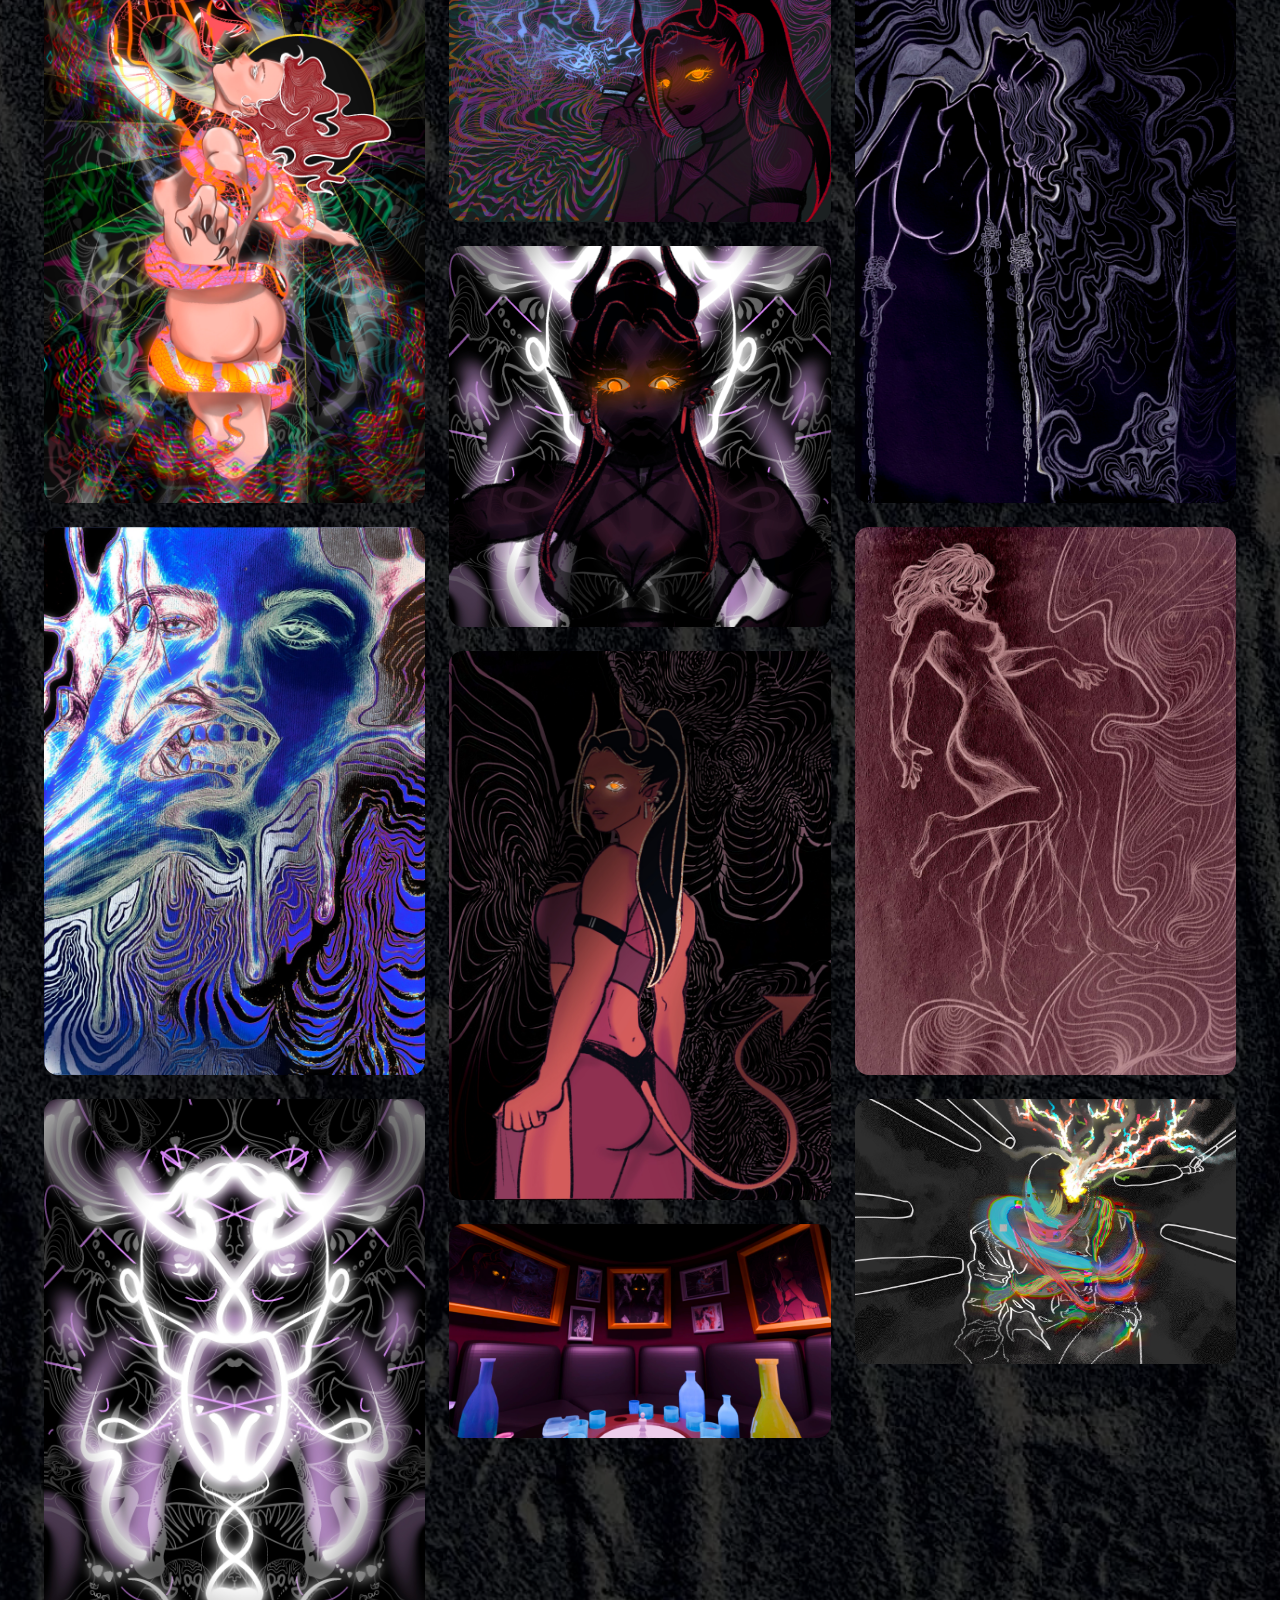
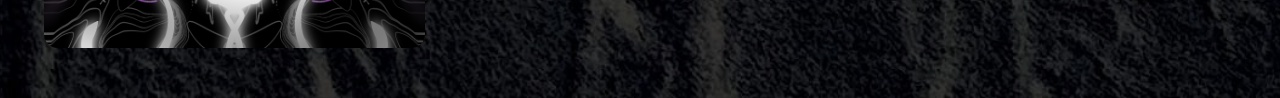
<file: Portfolio.html>
<!DOCTYPE html>
<!-- saved from url=(0032)http://127.0.0.1:5500/index.HTML -->
<html lang="en">

<head>
    <h1>
  <a href="index.html#main-content" class="home-link">Yujie Yang</a>
</h1>
  </head> 
  
<header>
	<meta http-equiv="Content-Type" content="text/html; charset=UTF-8">
	<link rel="stylesheet" href="https://cdnjs.cloudflare.com/ajax/libs/font-awesome/6.0.0/css/all.min.css">

  <meta name="viewport" content="width=device-width, initial-scale=1.0">
  <title>Portfolio</title>

  <link rel="stylesheet" type="text/css" href="style.css"> 
</header>
<body>

	<button id="theme-toggle">
		<i class="fa fa-moon"></i> <!-- Default to Moon since Dark Mode is default -->
	</button>	  

	<h1 class="page-title">Physical Artwork</h1>

<div class="artwork-container">
    <img src="images/Portfolio/Illustrations/physical-paintings/a-hint-of-the-4th-dimension.jpg" alt="A hint of the 4th Dimension - Oil painting">
    <img src="images/Portfolio/Illustrations/physical-paintings/peekaboo.jpg" alt="Courage - Oil painting">
	<img src="images/Portfolio/Illustrations/physical-paintings/circle.jpg" alt="circle - Oil painting">
</div>

<div class="commissions-container">
	<img src="images/Portfolio/Illustrations/physical-paintings/A-happy-pleace.jpg" alt="A happy place - Oil painting">
	<img src="images/Portfolio/Illustrations/physical-paintings/Lamp Large.jpeg" alt="Lamp - Oil painting">
	<img src="images/Portfolio/Illustrations/physical-paintings/Blue2 Large.jpeg" alt="Blue - Mixed Media">
	<img src="images/Portfolio/Illustrations/physical-paintings/lolipop.jpg" alt="watercolour">
	<img src="images/Portfolio/Illustrations/physical-paintings/Lemon_Juice.jpg" alt="oil">
	<img src="images/Portfolio/Illustrations/physical-paintings/boiling water Large.jpeg" alt="watercolour">
	<img src="images/Portfolio/Illustrations/physical-paintings/Living in Crapitalism Large.jpeg" alt="watercolour">
	<img src="images/Portfolio/Illustrations/physical-paintings/heartbreak-or- death.jpg" alt="acrylic">
	<img src="images/Portfolio/Illustrations/physical-paintings/robins-eye.jpg" alt="watercolour">
	<img src="images/Portfolio/Illustrations/physical-paintings/blue_wall.jpg" alt="oil">
	<img src="images/Portfolio/Illustrations/physical-paintings/Me ad my best friend - Oil painting Large.jpeg" alt="oil">
	<img src="images/Portfolio/Illustrations/physical-paintings/Pet Goose.jpg" alt="oil">
	<img src="images/Portfolio/Illustrations/physical-paintings/Living in Crapitalism 2.jpg" alt="oil">

</div>

<h1 class="page-title">Digital Artwork</h1>

<div class="commissions-container">
    <img src="images/Portfolio/Illustrations/digital-art/psychedelic Eve and the snake.JPG" alt="psychedelic Eve and the snake - Digital Artwork">
    <img src="images/Portfolio/Illustrations/digital-art/Alter ego - digital painting.jpg" alt="Alter ego - Digital Artwork">
	  <img src="images/Portfolio/Illustrations/digital-art/polyphyphy.jpg" alt="Polygraphy - Digital Artwork">
	  <img src="images/Portfolio/Illustrations/digital-art/Wall_Art_1.jpg" alt="Talent? passion? - Digital Artwork">
    <img src="images/Portfolio/Illustrations/digital-art/Wall_Art_2.jpg" alt="Talent? passion? - Digital Artwork">
    <img src="images/Portfolio/Illustrations/digital-art/Wall_Art_3.jpg" alt="Talent? passion? - Digital Artwork">
        <img src="images/Portfolio/Illustrations/digital-art/Empty.jpg" alt="Talent? passion? - Digital Artwork">
    <img src="images/Portfolio/Illustrations/physical-paintings/Dark purple.jpg" alt="oil">
	  <img src="images/Portfolio/Illustrations/physical-paintings/dark pink.jpg" alt="oil">
    <img src="images/Portfolio/Illustrations/digital-art/Talent-or-passion.jpg" alt="Talent? passion? - Digital Artwork">

</div>

	<script src="script-darkmode.js"></script> 

	<button id="back-to-top" type="button" onclick="scrollToTop()" aria-label="Back to top">
  ↑
</button>

<script>
  function scrollToTop() {
    document.documentElement.scrollTo({
      top: 0,
      behavior: "smooth"
    });

    document.body.scrollTo({
      top: 0,
      behavior: "smooth"
    });
  }
</script>

</body
></html>
</file>
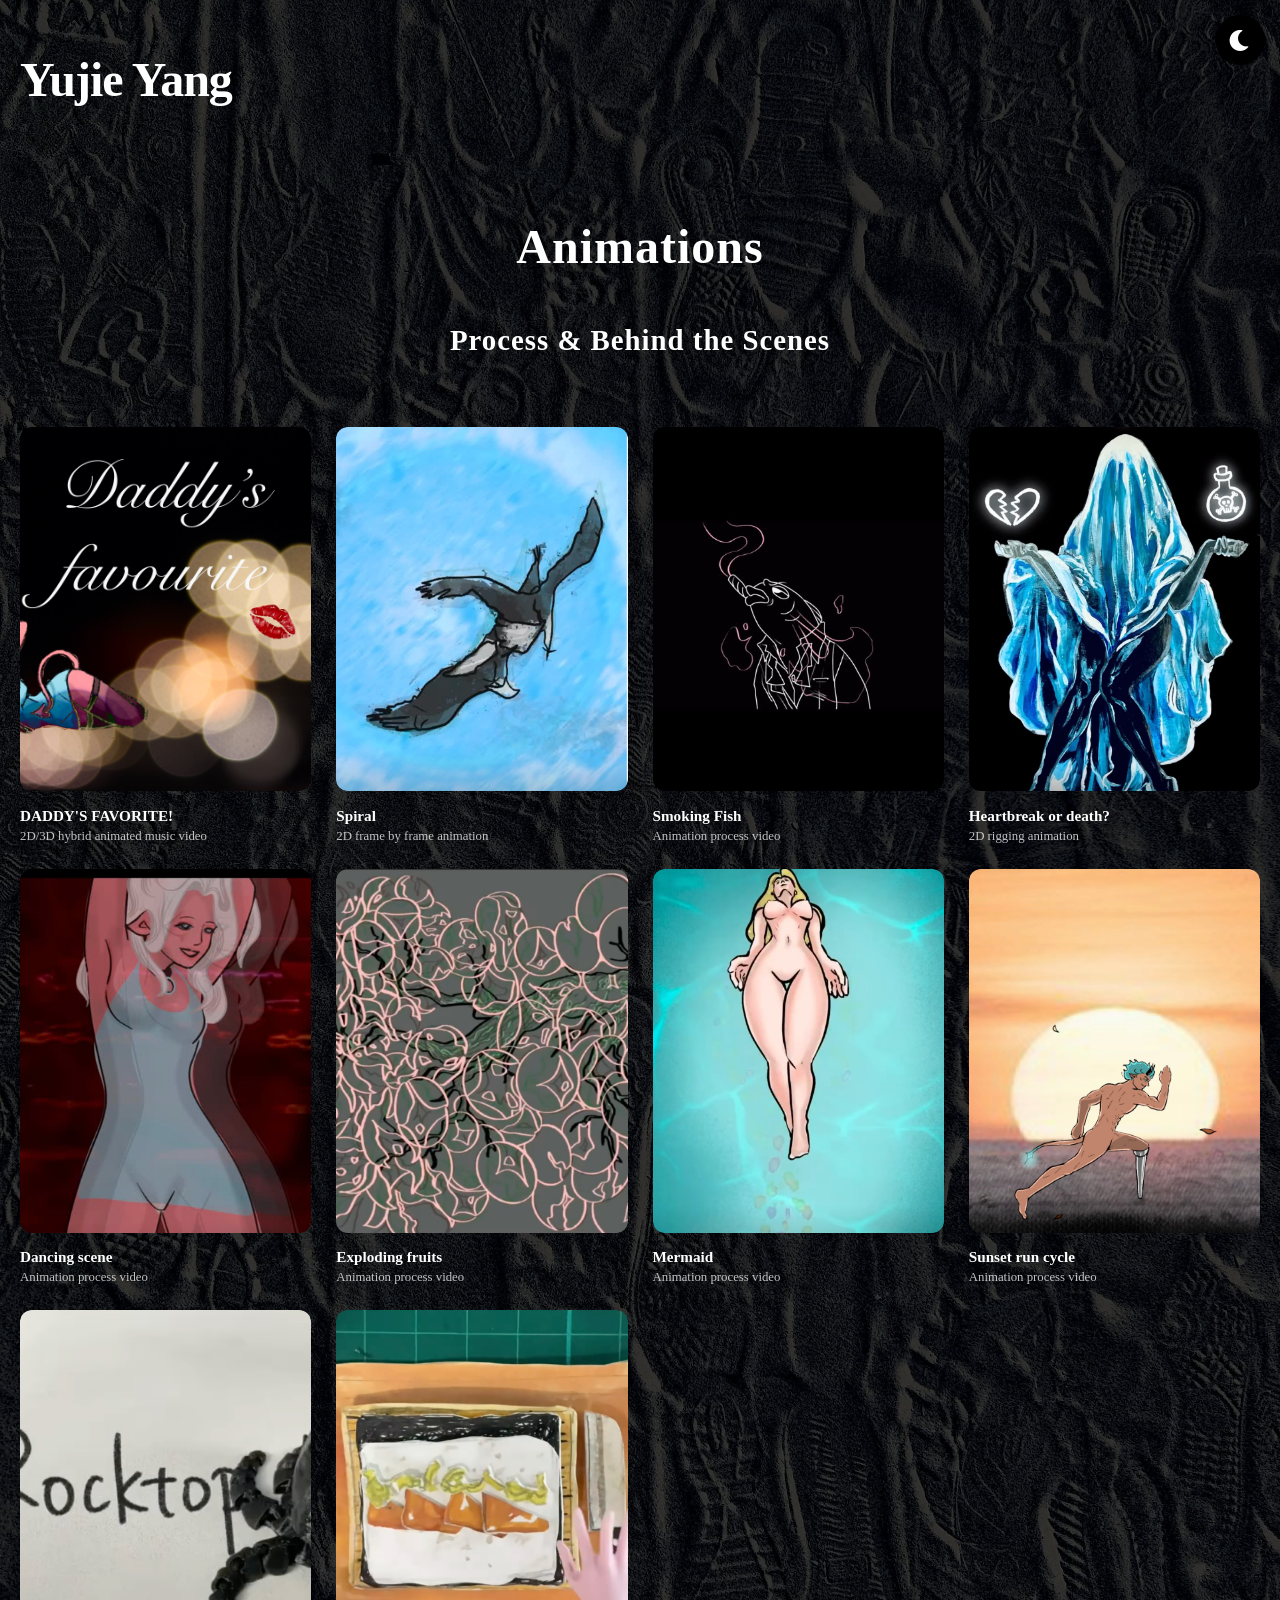
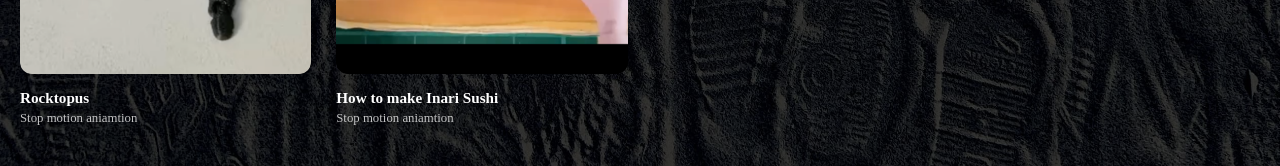
<file: videos.html>
<!DOCTYPE html>
<html lang="en">

<head>
  <meta charset="UTF-8">
  <meta name="viewport" content="width=device-width, initial-scale=1.0">
  <title>Animations</title>

  <link rel="stylesheet" href="style.css">

  <button id="theme-toggle">
		<i class="fa fa-moon"></i> <!-- Default to Moon since Dark Mode is default -->
	</button>
	
  <!-- Icons -->
  <link rel="stylesheet" href="https://cdnjs.cloudflare.com/ajax/libs/font-awesome/6.0.0/css/all.min.css">
</head>

<body>

  <!-- Header -->
  <header>
    <h1>
      <a href="index.html#main-content" class="home-link">Yujie Yang</a>
    </h1>
  </header>

  <main>
    <h1 class="page-title">Animations</h1>
   
    <h2 class="page-title">Process & Behind the Scenes</h2>

    <div class="reels-grid">

      <div class="reel-card">
        <a href="https://youtu.be/sN06lK_DQrk?si=tEbwB0f9cM0_5N2Y" target="_blank">
          <img src="images/Portfolio/videos/Animatics_Timing-1.jpeg" alt="Reel 1">
        </a>
   
<div class="reel-info">
    <h3>DADDY'S FAVORITE!</h3>
    <p>2D/3D hybrid animated music video</p>
  </div>
</div>

      <div class="reel-card">
        <a href="https://www.instagram.com/reel/DOYBSVZkrCP/" target="_blank">
          <img src="images/Portfolio/videos/eagle-reel.png" alt="Reel 2">
        </a>
    
<div class="reel-info">
    <h3>Spiral</h3>
    <p>2D frame by frame animation</p>
  </div>
</div>

      <div class="reel-card">
        <a href="https://www.instagram.com/reel/DRIn4t0EscB/" target="_blank">
          <img src="images/Portfolio/videos/smokefish-reel.png" alt="Reel 3">
        </a>
    
<div class="reel-info">
    <h3>Smoking Fish</h3>
    <p>Animation process video</p>
  </div>
</div>

      <div class="reel-card">
        <a href="https://www.instagram.com/reel/DSWOkVKEtzX/" target="_blank">
          <img src="images/Portfolio/videos/ghost-thumbnail.png" alt="Reel 4">
        </a>
  
<div class="reel-info">
    <h3>Heartbreak or death?</h3>
    <p>2D rigging animation</p>
  </div>
</div>

      <div class="reel-card">
        <a href="https://www.instagram.com/reel/DMXkbVQPFan/" target="_blank">
          <img src="images/Portfolio/videos/dance-reel.png" alt="Reel 5">
        </a>
    
<div class="reel-info">
    <h3>Dancing scene</h3>
    <p>Animation process video</p>
  </div>
</div>

      <div class="reel-card">
        <a href="https://www.instagram.com/reel/DM9Orh0vaTa/?utm_source=ig_web_copy_link&igsh=MzRlODBiNWFlZA==" target="_blank">
          <img src="images/Portfolio/videos/fruits-reel.jpg" alt="Reel 10">
        </a>
  
<div class="reel-info">
    <h3>Exploding fruits</h3>
    <p>Animation process video</p>
  </div>
</div>

      <div class="reel-card">
        <a href="https://www.instagram.com/reel/DLr1ph6P3hx/" target="_blank">
          <img src="images/Portfolio/videos/mermaid-reel-thumnail.png" alt="Reel 6">
        </a>
   
<div class="reel-info">
    <h3>Mermaid</h3>
    <p>Animation process video</p>
  </div>
</div>

      <div class="reel-card">
        <a href="https://www.instagram.com/reel/DSbAt_YEtJb/" target="_blank">
          <img src="images/Portfolio/videos/sunset-run-reel.jpeg" alt="Reel 7">
        </a>
    
<div class="reel-info">
    <h3>Sunset run cycle</h3>
    <p>Animation process video</p>
  </div>
</div>

      <div class="reel-card">
        <a href="https://www.instagram.com/reel/DMRNSsahiKV/" target="_blank">
          <img src="images/Portfolio/videos/Rocktopus-thumbnail.png" alt="Reel 8">
        </a>

<div class="reel-info">
    <h3>Rocktopus</h3>
    <p>Stop motion aniamtion</p>
  </div>
</div>

      <div class="reel-card">
        <a href="https://www.instagram.com/reel/DL_f_JyPWA-/" target="_blank">
          <img src="images/Portfolio/videos/sushi-reel.png" alt="Reel 9">
        </a>
  
<div class="reel-info">
    <h3>How to make Inari Sushi</h3>
    <p>Stop motion aniamtion</p>
  </div>
</div>

  </main>

  <script src="script-darkmode.js"></script>

</body>
</html>
</file>
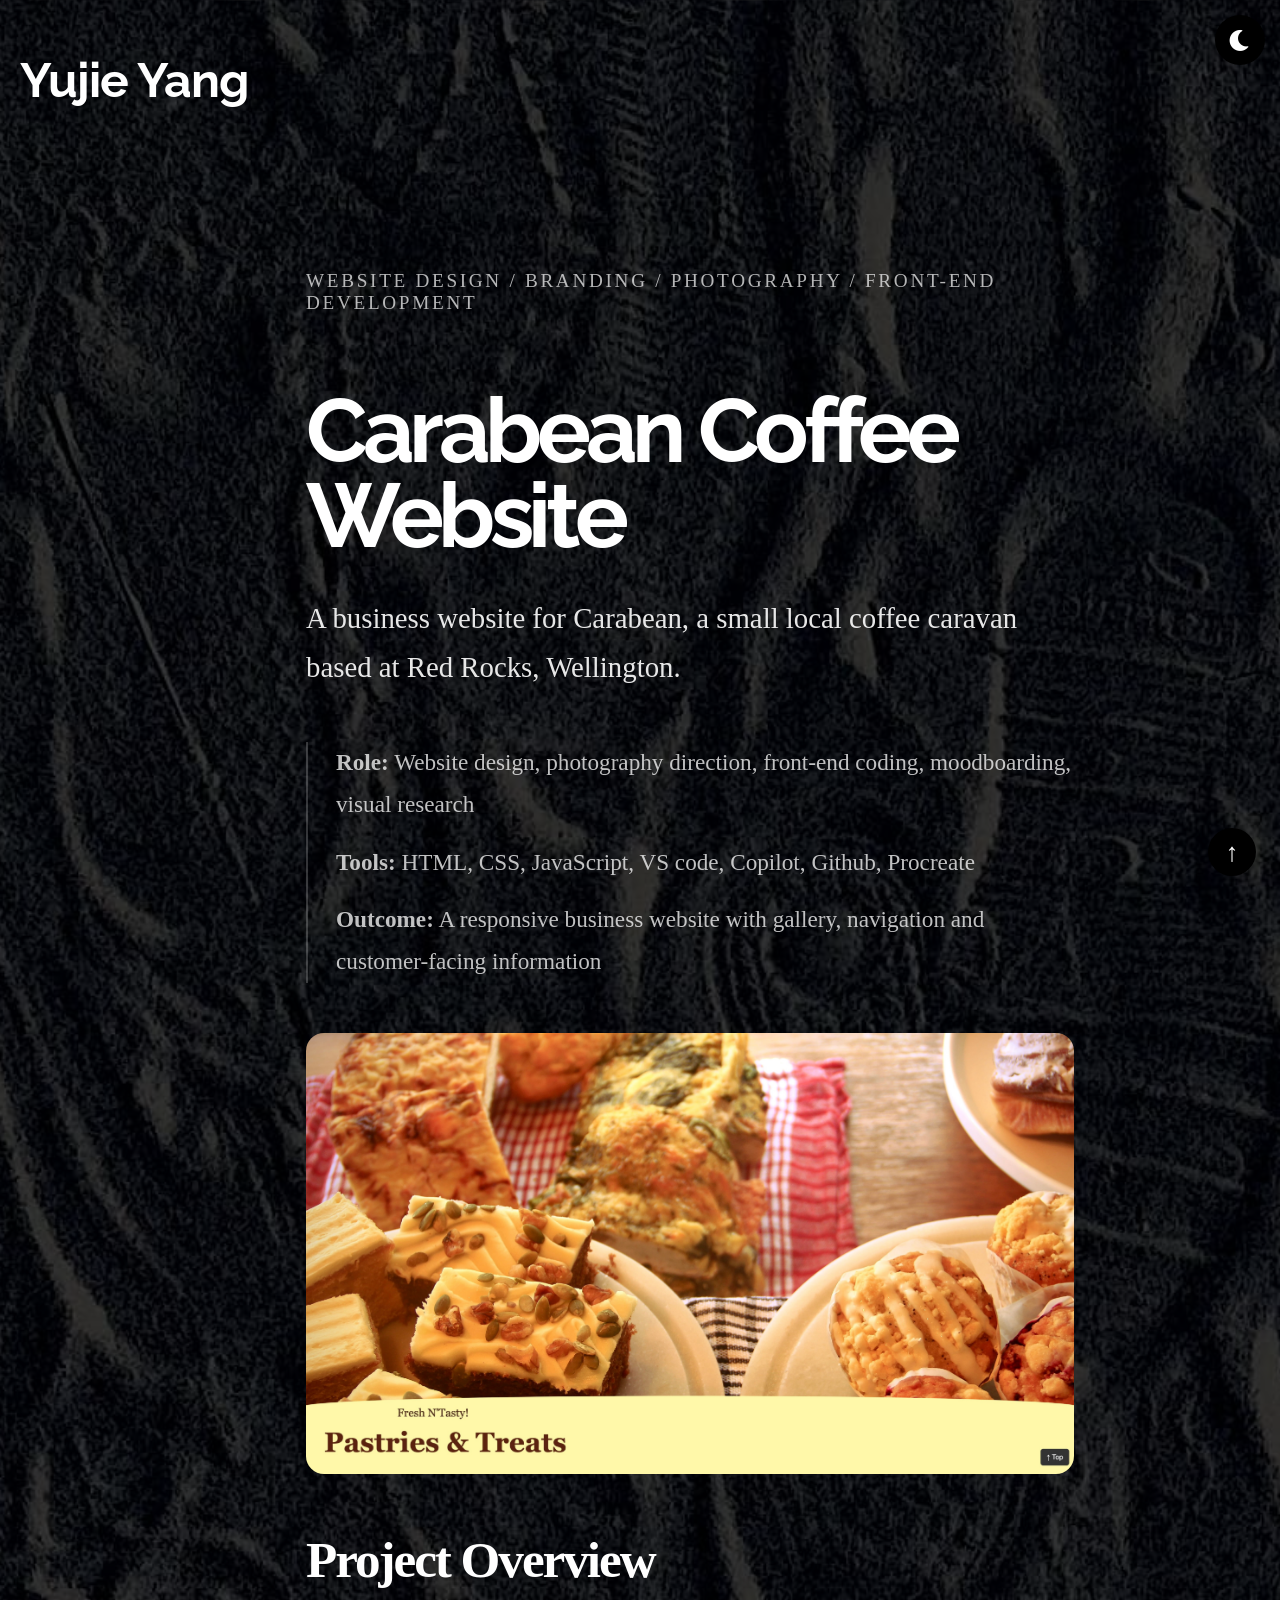
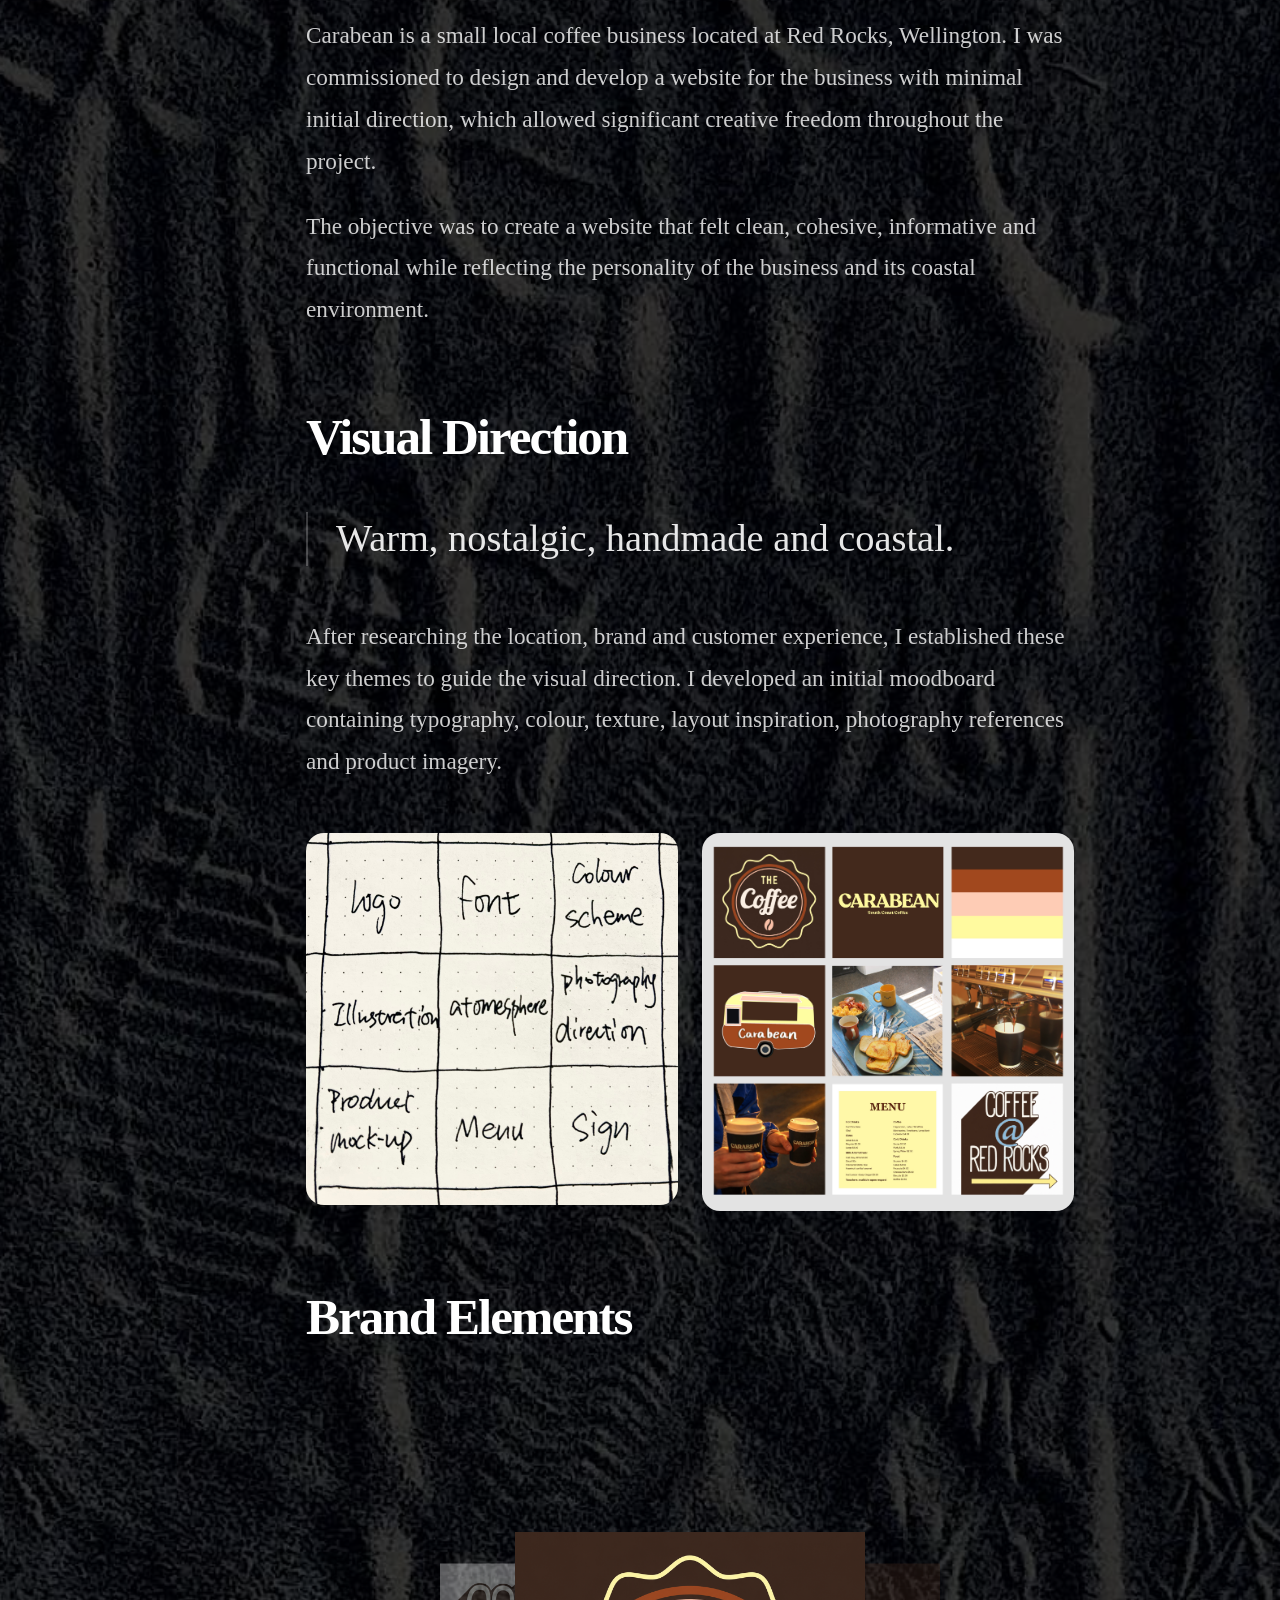
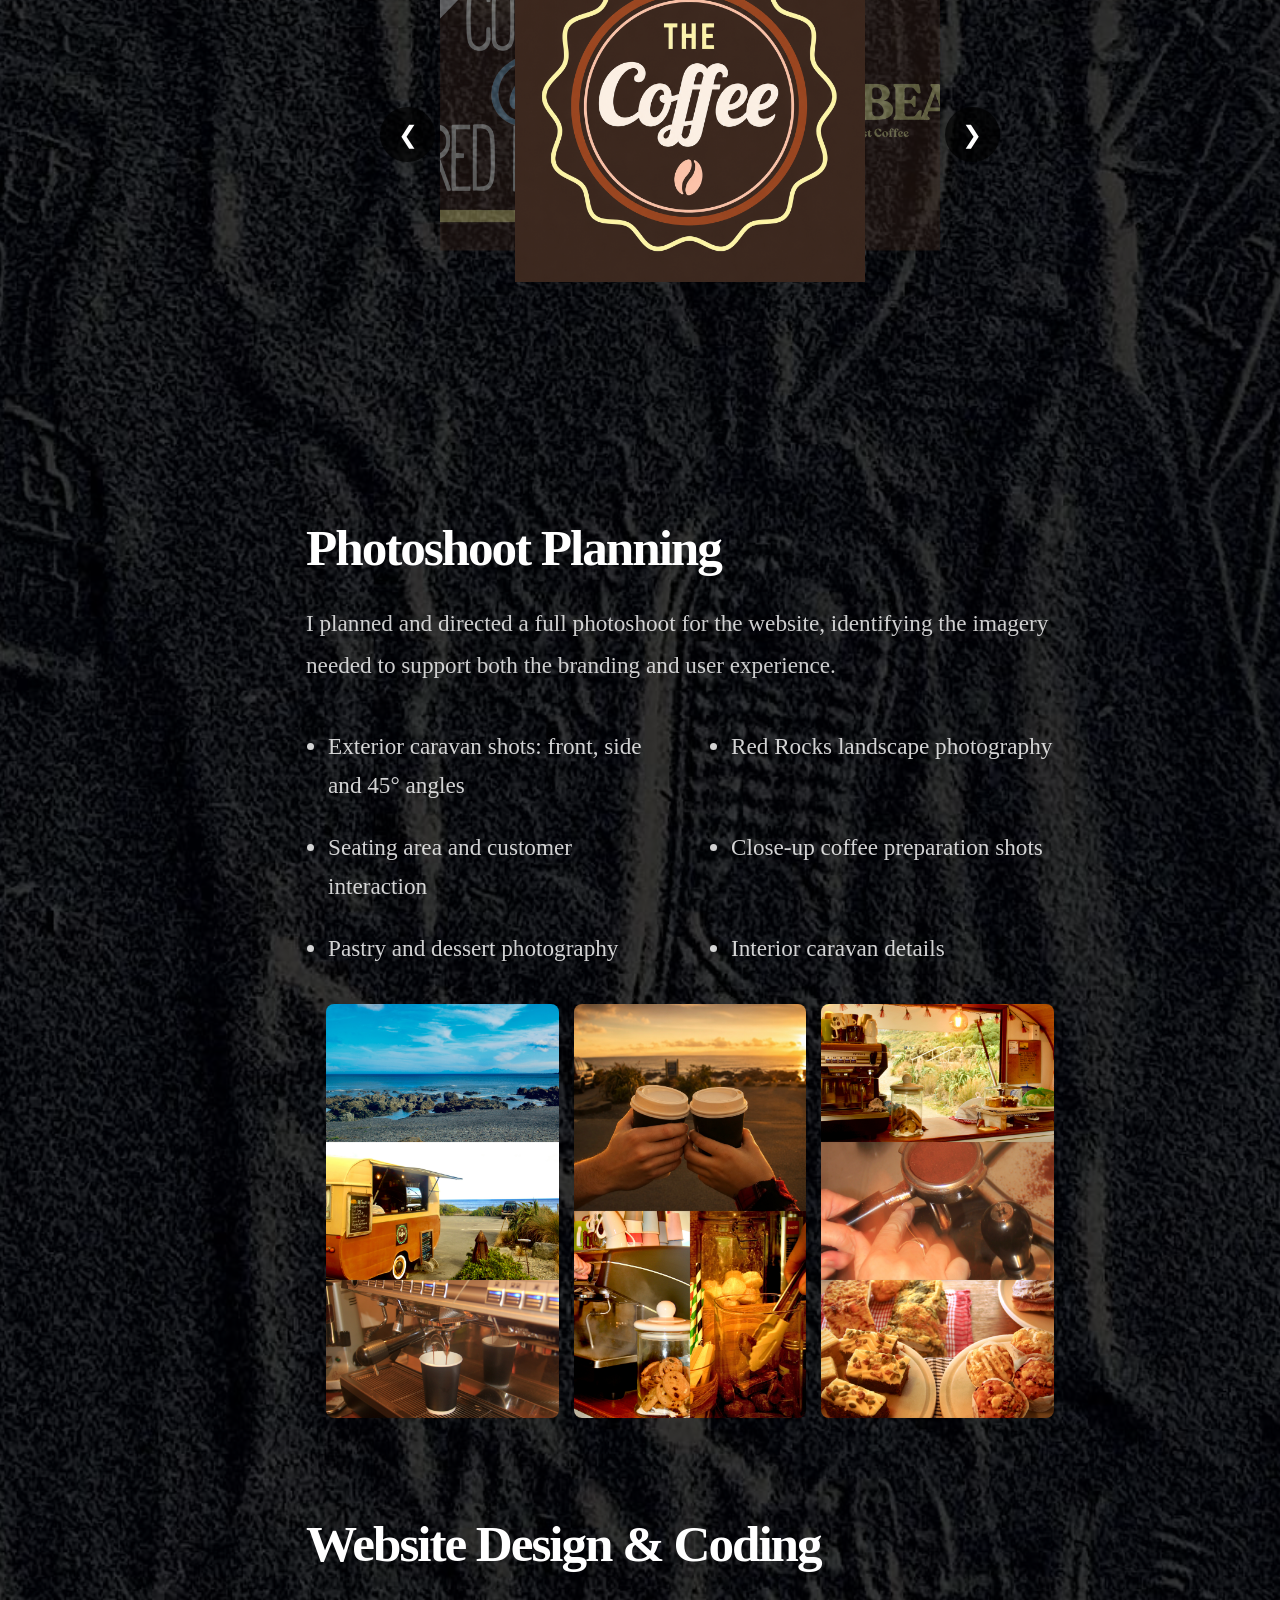
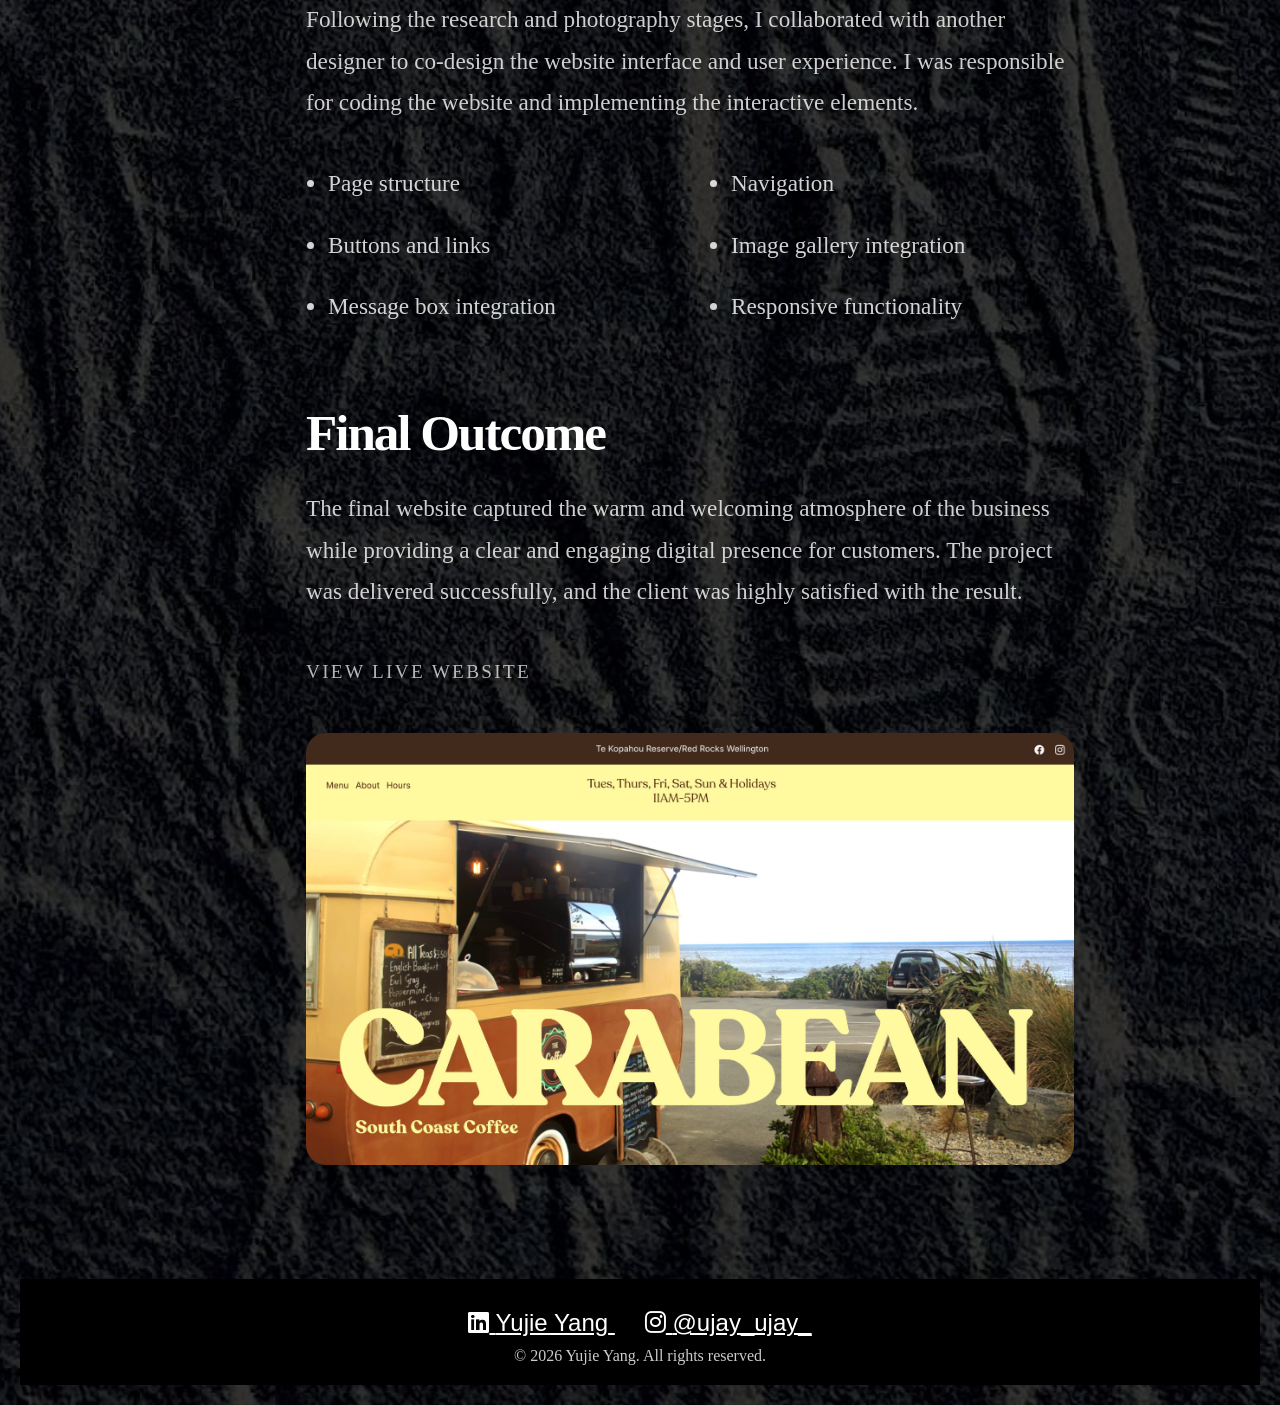
<file: webdevelopment.html>
<!DOCTYPE html>
<html lang="en">
<head>
  <meta charset="UTF-8">
  <meta name="viewport" content="width=device-width, initial-scale=1.0">

  <title>Carabean Coffee Website | Yujie Yang</title>

  <link rel="stylesheet" href="style.css">

  <link rel="preconnect" href="https://fonts.googleapis.com">
  <link rel="preconnect" href="https://fonts.gstatic.com" crossorigin>
  <link href="https://fonts.googleapis.com/css2?family=Raleway:wght@100..900&display=swap" rel="stylesheet">

  <link rel="stylesheet" href="https://cdnjs.cloudflare.com/ajax/libs/font-awesome/6.0.0/css/all.min.css">
</head>

<body>

  <button id="theme-toggle" aria-label="Toggle dark mode">
    <i class="fas fa-moon"></i>
  </button>

  <header>
    <h1>
      <a href="index.html#main-content" class="home-link">Yujie Yang</a>
    </h1>
  </header>

  <main class="case-study">

    <section class="case-hero">
      <p class="case-label">Website Design / Branding / Photography / Front-End Development</p>

      <h1>Carabean Coffee Website</h1>

      <p class="case-intro">
        A business website for Carabean, a small local coffee caravan based at Red Rocks, Wellington.
      </p>

      <div class="case-meta">
        <p><strong>Role:</strong> Website design, photography direction, front-end coding, moodboarding, visual research</p>
        <p><strong>Tools:</strong> HTML, CSS, JavaScript, VS code, Copilot, Github, Procreate</p>
        <p><strong>Outcome:</strong> A responsive business website with gallery, navigation and customer-facing information</p>
      </div>
      <div class="project-head-image">
      <img src="images/Portfolio/project-head-image.jpg" width="100%" alt="Project head image">
      </div>
    </section>

    <section class="case-section">
      <h2>Project Overview</h2>

      <p>
        Carabean is a small local coffee business located at Red Rocks, Wellington. I was commissioned to design and develop a website for the business with minimal initial direction, which allowed significant creative freedom throughout the project.
      </p>

      <p>
        The objective was to create a website that felt clean, cohesive, informative and functional while reflecting the personality of the business and its coastal environment.
      </p>
    </section>

    <section class="case-section">
      <h2>Visual Direction</h2>

      <blockquote>
        Warm, nostalgic, handmade and coastal.
      </blockquote>

      <p>
        After researching the location, brand and customer experience, I established these key themes to guide the visual direction. I developed an initial moodboard containing typography, colour, texture, layout inspiration, photography references and product imagery.
      </p>

      <div class="two-image-grid">
        <img src="images/Portfolio/past-commisions/moodboard-draft.jpg" alt="Initial moodboard draft">
        <img src="images/Portfolio/past-commisions/moodboard.jpg" alt="Final moodboard">
      </div>
    </section>

    <section class="case-section">
      <h2>Brand Elements</h2>

      <section class="gallery-section">

  <div class="gallery-wrapper">

    <button class="gallery-btn prev" type="button">
      &#10094;
    </button>

    <div class="gallery-track">

      <img src="images/Portfolio/past-commisions/The-coffee-logo.png" class="gallery-image active" alt="Logo">

      <img src="images/Portfolio/past-commisions/font.jpg" class="gallery-image" alt="Typography">

      <img src="images/Portfolio/past-commisions/colour-scheme.JPG" class="gallery-image" alt="Colour scheme">

      <img src="images/Portfolio/past-commisions/illustration.JPG" class="gallery-image" alt="Illustration style">

      <img src="images/Portfolio/past-commisions/Atmosphere.jpg" class="gallery-image" alt="Atmosphere reference">

      <img src="images/Portfolio/past-commisions/phtography-direction.JPG" class="gallery-image" alt="Photography direction">

      <img src="images/Portfolio/past-commisions/mockup-coffee.jpg" class="gallery-image" alt="Product mockup">

      <img src="images/Portfolio/past-commisions/menu.JPG" class="gallery-image" alt="Menu reference">

      <img src="images/Portfolio/past-commisions/coffee@redrocks.JPG" class="gallery-image" alt="Coffee sign at Red Rocks">

    </div>

    <button class="gallery-btn next" type="button">
      &#10095;
    </button>

  </div>

</section>
</section>

    <section class="case-section">
      <h2>Photoshoot Planning</h2>

      <p>
        I planned and directed a full photoshoot for the website, identifying the imagery needed to support both the branding and user experience.
      </p>

      <ul class="case-list">
        <li>Exterior caravan shots: front, side and 45° angles</li>
        <li>Red Rocks landscape photography</li>
        <li>Seating area and customer interaction</li>
        <li>Close-up coffee preparation shots</li>
        <li>Pastry and dessert photography</li>
        <li>Interior caravan details</li>
      </ul>

  <div class="artwork-container">
    <img src="images/Portfolio/photography/caravan-1.JPG" alt="caravan-1">
    <img src="images/Portfolio/photography/caravan-2.JPG" alt="caravan-2">
    <img src="images/Portfolio/photography/caravan-3.JPG" alt="caravan-3">


  </div>

</section>

    </section>

    <section class="case-section">
      <h2>Website Design & Coding</h2>

      <p>
        Following the research and photography stages, I collaborated with another designer to co-design the website interface and user experience. I was responsible for coding the website and implementing the interactive elements.
      </p>

      <ul class="case-list">
        <li>Page structure</li>
        <li>Navigation</li>
        <li>Buttons and links</li>
        <li>Image gallery integration</li>
        <li>Message box integration</li>
        <li>Responsive functionality</li>
      </ul>
    </section>

    <section class="case-section">
      <h2>Final Outcome</h2>

      <p>
        The final website captured the warm and welcoming atmosphere of the business while providing a clear and engaging digital presence for customers. The project was delivered successfully, and the client was highly satisfied with the result.
      </p>
 <span>View Live Website</span>
      <a href="https://carabean.cafe/" target="_blank" class="final-website-card">
        <img src="images/Portfolio/carabean-project-card.jpg" alt="Carabean Coffee website preview">
      </a>
    </section>

  </main>

  <button id="back-to-top" type="button" onclick="scrollToTop()" aria-label="Back to top">
    ↑
  </button>

  <script>
    function scrollToTop() {
      document.documentElement.scrollTo({
        top: 0,
        behavior: "smooth"
      });

      document.body.scrollTo({
        top: 0,
        behavior: "smooth"
      });
    }
  </script>

  <!-- Footer -->
  <footer>
    <div class="footer-container">

      <div class="social-links">

        <a href="https://www.linkedin.com/in/yujie-yang-64a9a4349/" target="_blank" rel="noopener noreferrer">
          <i class="fab fa-linkedin"></i>
          <span>Yujie Yang</span>
        </a>

        <a href="https://www.instagram.com/ujay_ujay_/?hl=en" target="_blank" rel="noopener noreferrer">
          <i class="fab fa-instagram"></i>
          <span>@ujay_ujay_</span>
        </a>

      </div>

      <p class="footer-container">© 2026 Yujie Yang. All rights reserved.</p>
    </div>
  </footer>

  <script src="script-darkmode.js"></script>

</body>
</html>
</file>
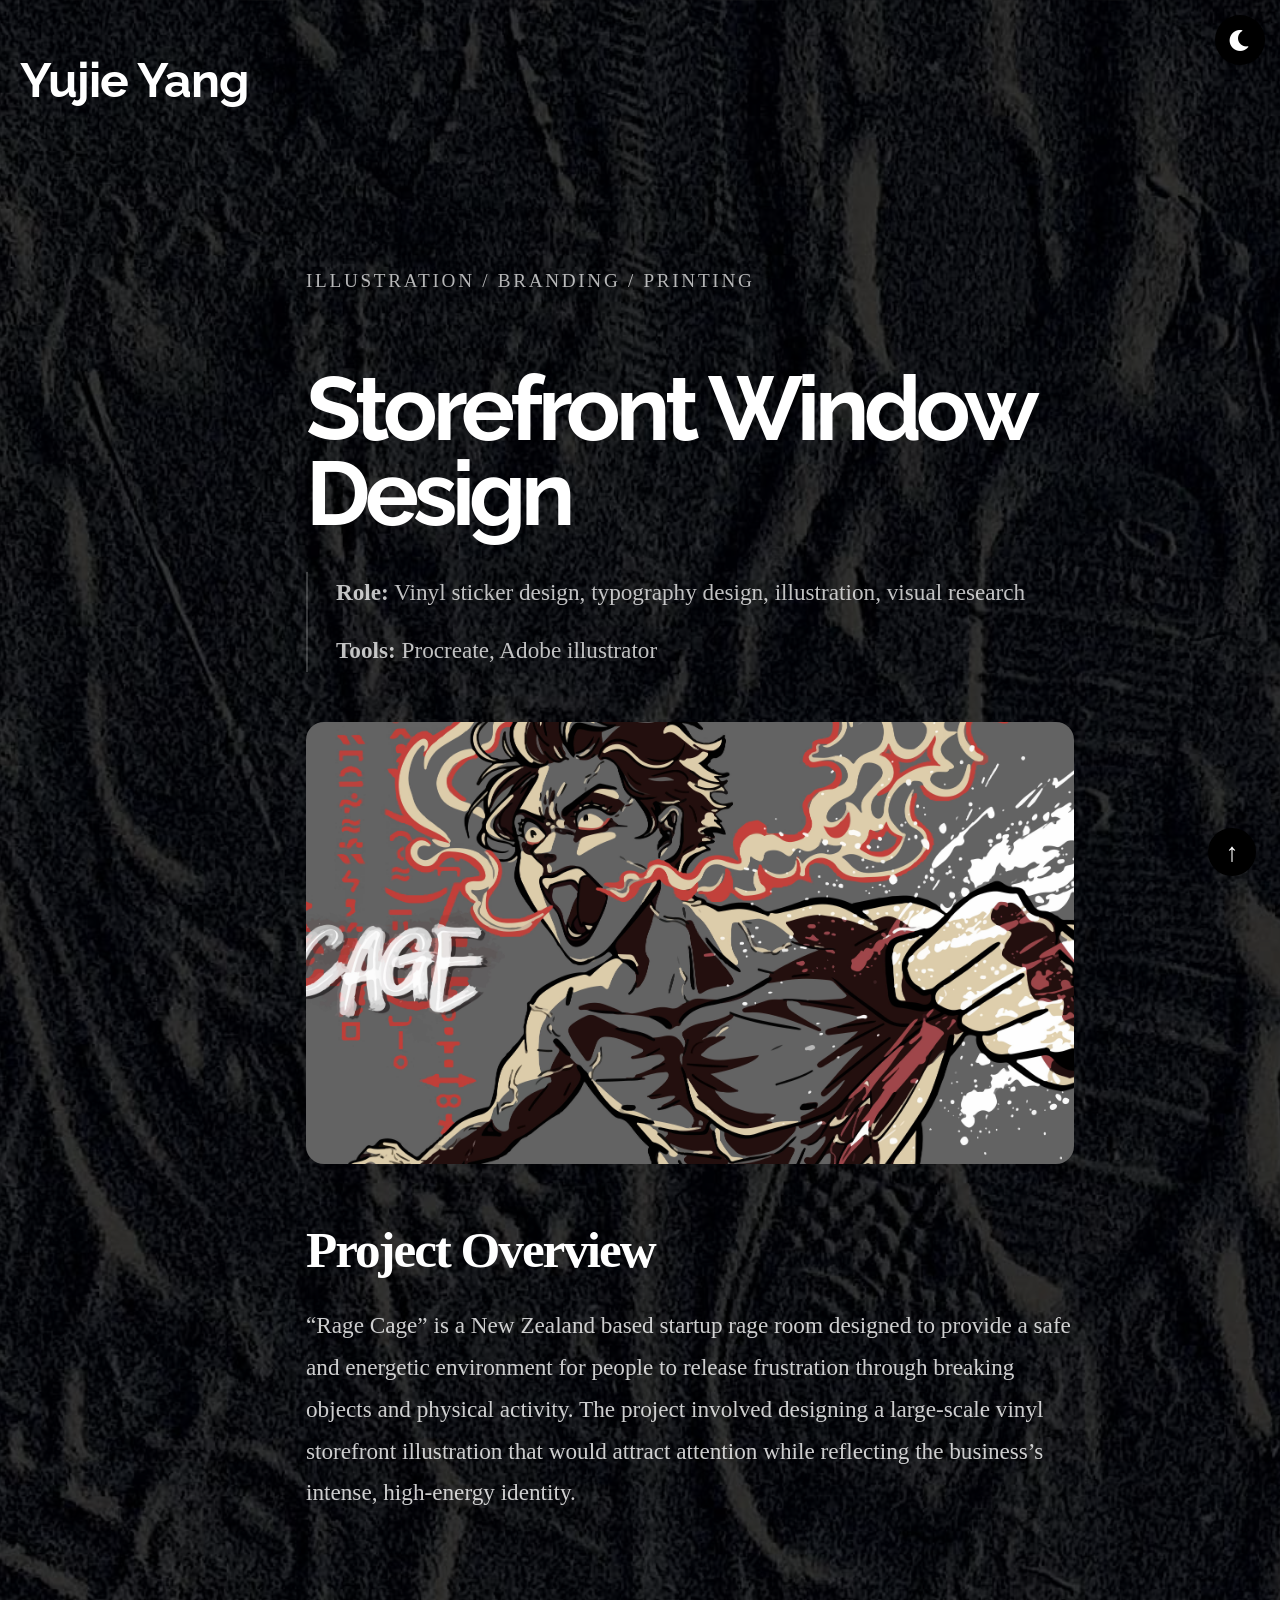
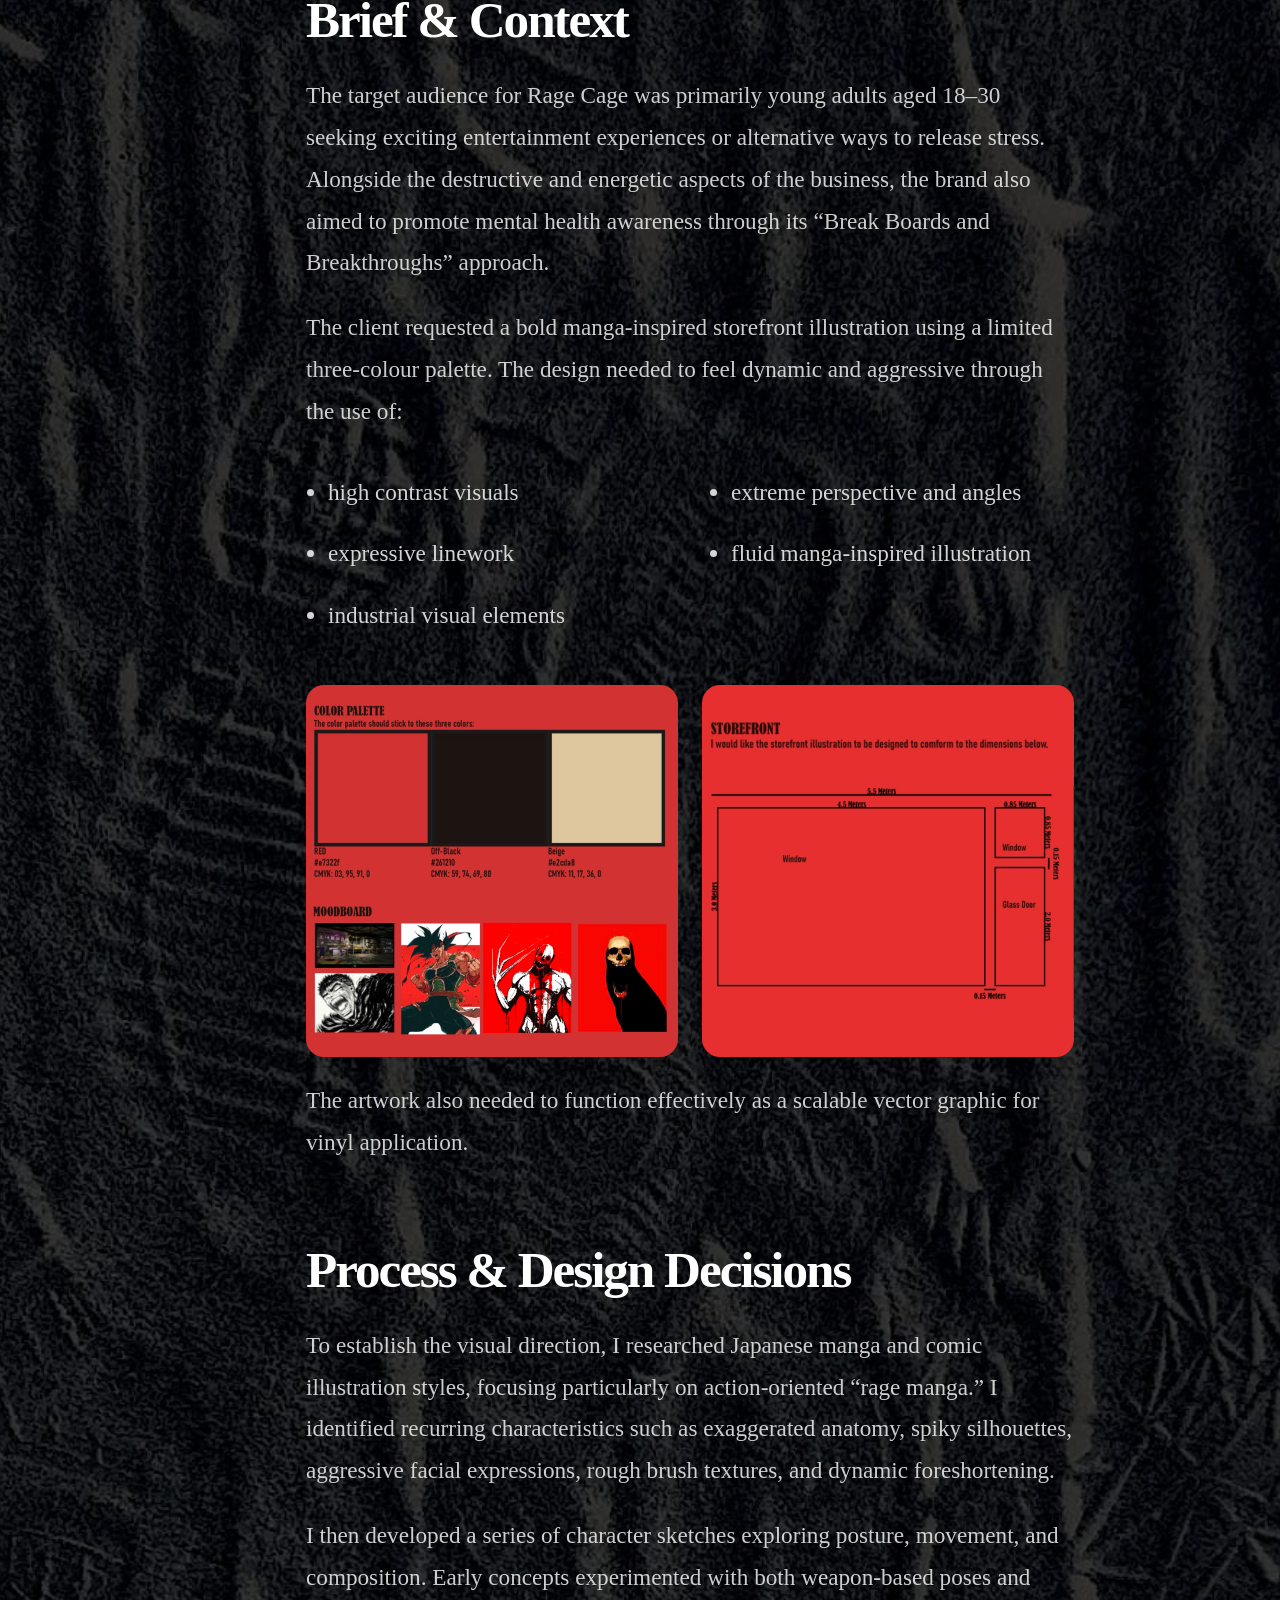
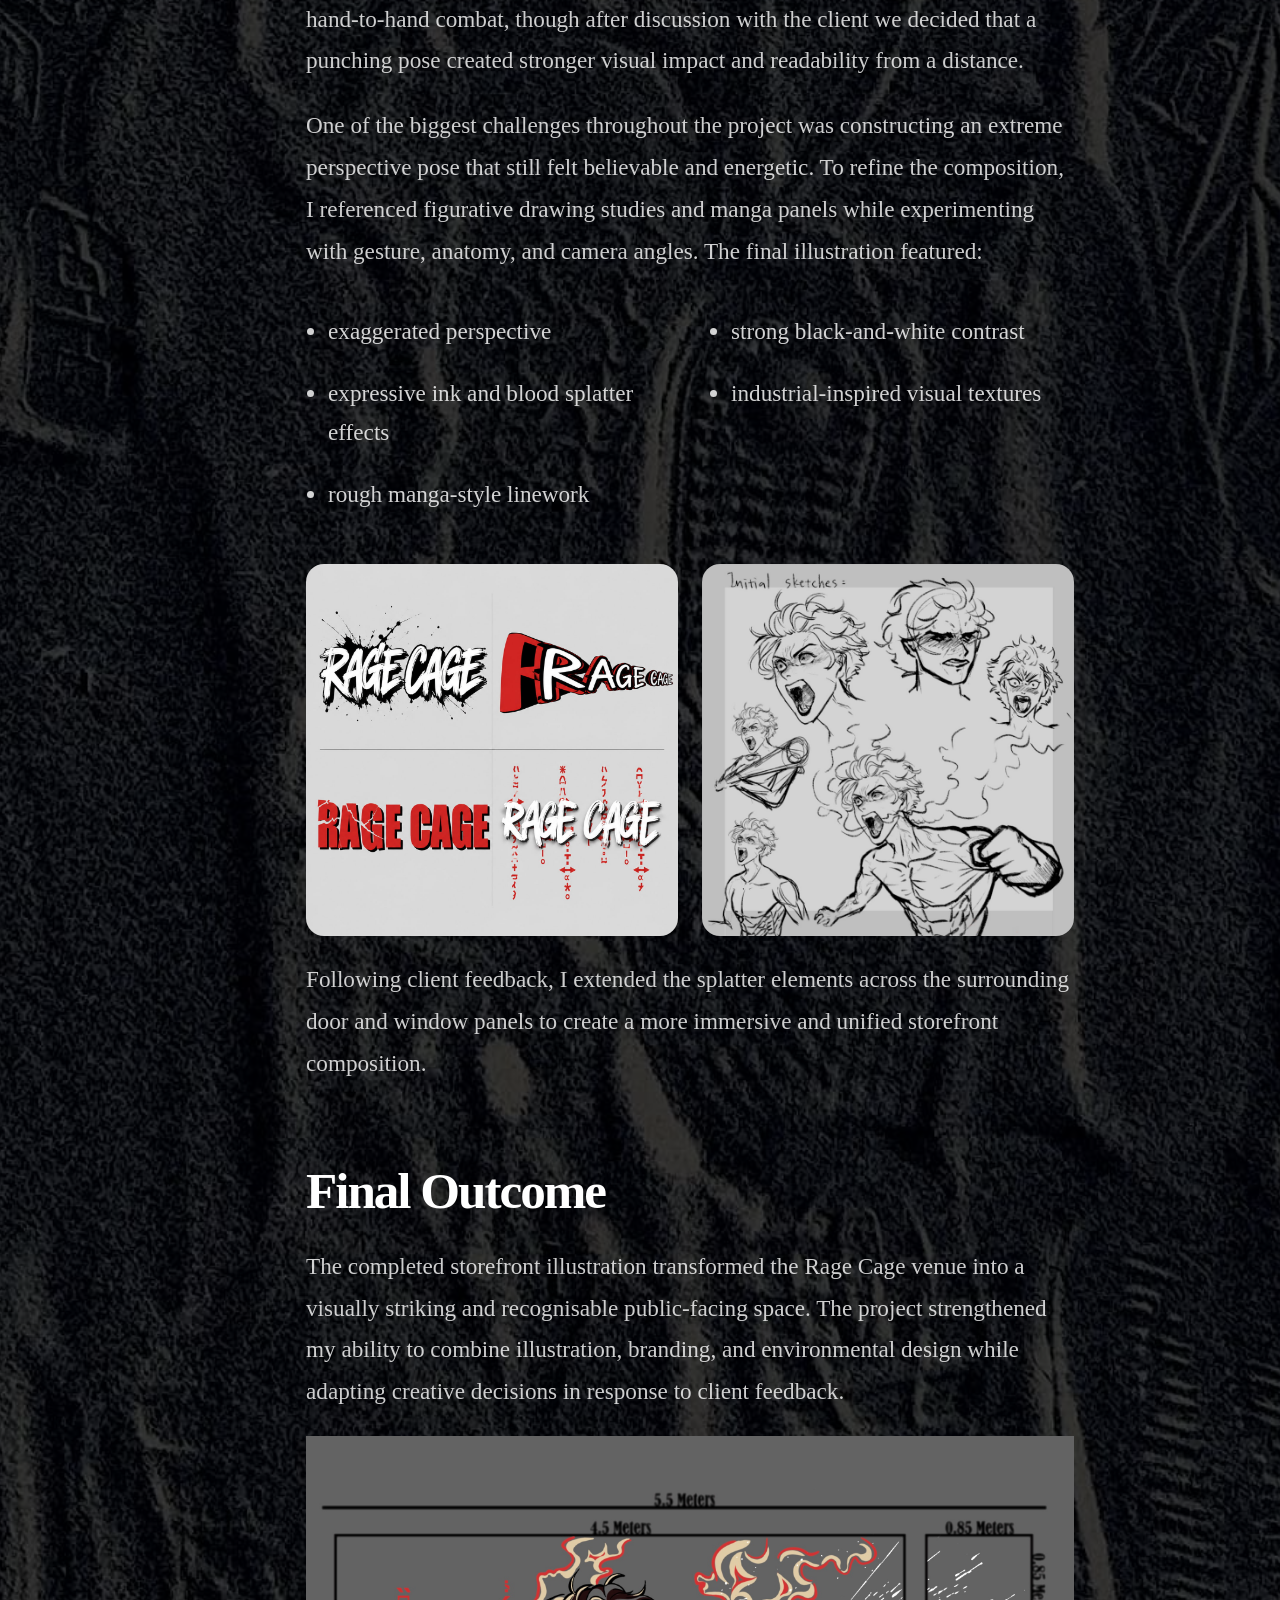
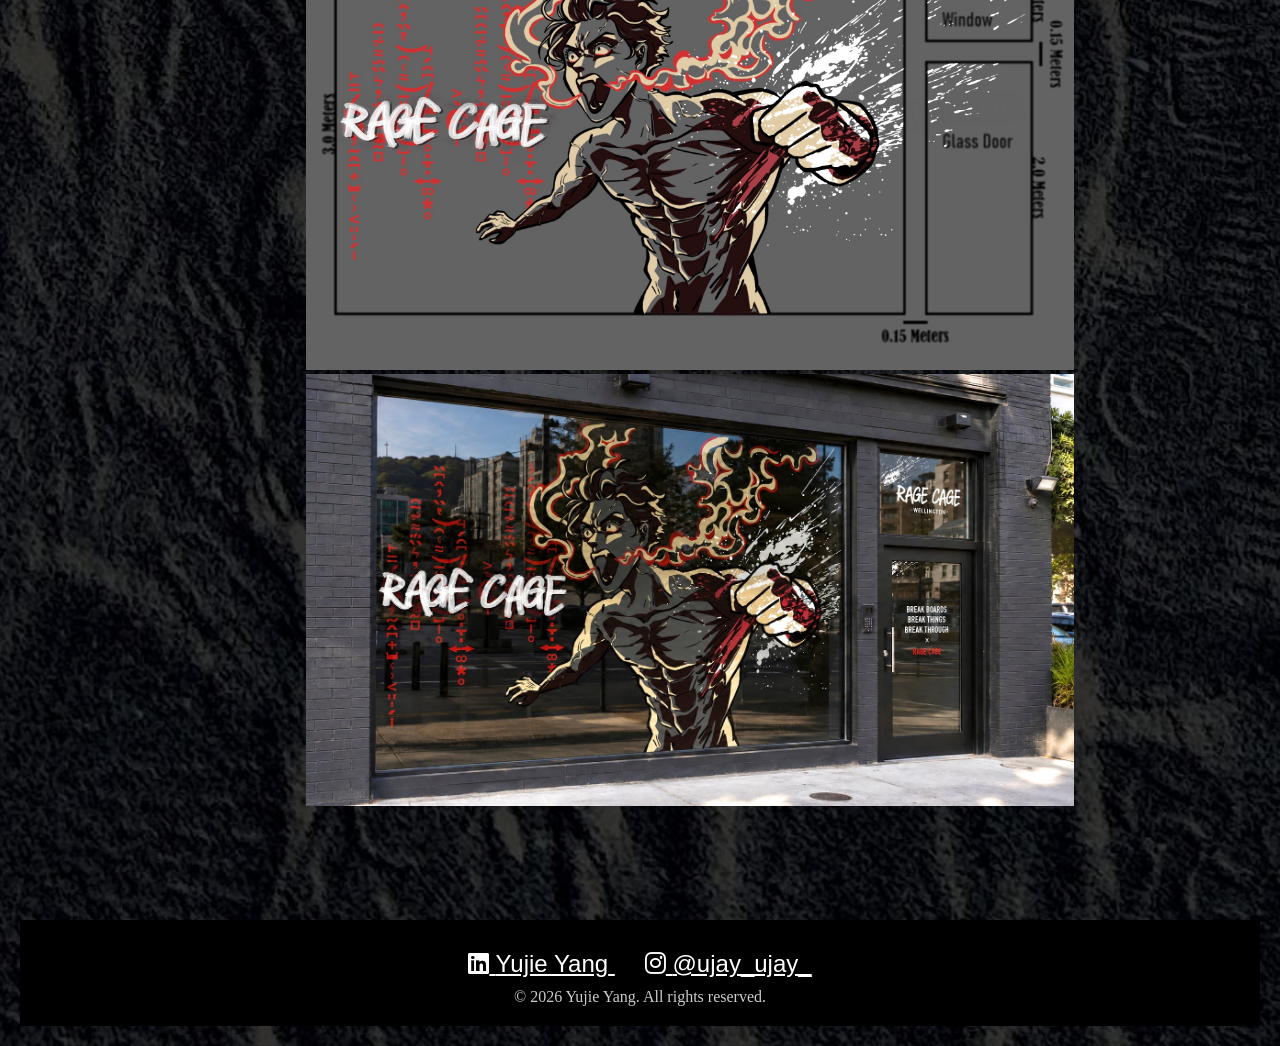
<file: windowfront.html>
<!DOCTYPE html>
<html lang="en">
<head>
  <meta charset="UTF-8">
  <meta name="viewport" content="width=device-width, initial-scale=1.0">

  <title>Storefront Window Design | Yujie Yang</title>

  <link rel="stylesheet" href="style.css">

  <link rel="preconnect" href="https://fonts.googleapis.com">
  <link rel="preconnect" href="https://fonts.gstatic.com" crossorigin>
  <link href="https://fonts.googleapis.com/css2?family=Raleway:wght@100..900&display=swap" rel="stylesheet">

  <link rel="stylesheet" href="https://cdnjs.cloudflare.com/ajax/libs/font-awesome/6.0.0/css/all.min.css">
</head>

<body>

  <button id="theme-toggle" aria-label="Toggle dark mode">
    <i class="fas fa-moon"></i>
  </button>

  <header>
    <h1>
      <a href="index.html#main-content" class="home-link">Yujie Yang</a>
    </h1>
  </header>

  <main class="case-study">

    <section class="case-hero">
      <p class="case-label">Illustration / Branding / Printing</p>

      <h1>Storefront Window Design</h1>

      <div class="case-meta">
        <p><strong>Role:</strong> Vinyl sticker design, typography design, illustration, visual research</p>
        <p><strong>Tools:</strong> Procreate, Adobe illustrator</p>
      </div>
      <div class="project-head-image">
      <img src="images/Portfolio/past-commisions/head-demo.jpg" width="100%" alt="Project head image">
      </div>
    </section>

    <section class="case-section">
      <h2>Project Overview</h2>

      <p>
“Rage Cage” is a New Zealand based startup rage room designed to provide a safe and energetic environment for people to release frustration through breaking objects and physical activity. The project involved designing a large-scale vinyl storefront illustration that would attract attention while reflecting the business’s intense, high-energy identity.
      </p>

    </section>

    <section class="case-section">
      <h2>Brief & Context</h2>

      <p>
The target audience for Rage Cage was primarily young adults aged 18–30 seeking exciting entertainment experiences or alternative ways to release stress. Alongside the destructive and energetic aspects of the business, the brand also aimed to promote mental health awareness through its “Break Boards and Breakthroughs” approach.
      </p>

      <p>
        The client requested a bold manga-inspired storefront illustration using a limited three-colour palette. The design needed to feel dynamic and aggressive through the use of:
      </p>

        <ul class="case-list">
        <li>high contrast visuals</li>
        <li>extreme perspective and angles</li>
        <li>expressive linework</li>
        <li>fluid manga-inspired illustration</li>
        <li>industrial visual elements</li>
      </ul>
      
      <div class="two-image-grid">
        <img src="images/Portfolio/past-commisions/colour+modd.jpg" alt="Colour scheme and moodboard">
        <img src="images/Portfolio/past-commisions/Storefront-layout.jpg" alt="Storefront-layout">
      </div>

      <p>The artwork also needed to function effectively as a scalable vector graphic for vinyl application.
      </p>
    </section>

    <section class="case-section">
      <h2>Process & Design Decisions</h2>

      <p>To establish the visual direction, I researched Japanese manga and comic illustration styles, focusing particularly on action-oriented “rage manga.” I identified recurring characteristics such as exaggerated anatomy, spiky silhouettes, aggressive facial expressions, rough brush textures, and dynamic foreshortening.
</p>

<p>I then developed a series of character sketches exploring posture, movement, and composition. Early concepts experimented with both weapon-based poses and hand-to-hand combat, though after discussion with the client we decided that a punching pose created stronger visual impact and readability from a distance.
</p>

<p>One of the biggest challenges throughout the project was constructing an extreme perspective pose that still felt believable and energetic. To refine the composition, I referenced figurative drawing studies and manga panels while experimenting with gesture, anatomy, and camera angles.
The final illustration featured:
</p>

<ul class="case-list">
        <li>exaggerated perspective</li>
        <li>strong black-and-white contrast</li>
        <li>expressive ink and blood splatter effects</li>
        <li>industrial-inspired visual textures</li>
        <li>rough manga-style linework</li>
      </ul>

  <div class="two-image-grid">
        <img src="images/Portfolio/past-commisions/4-logos.jpg" alt="Initial moodboard draft">
        <img src="images/Portfolio/past-commisions/rage-cage-skeches.jpg" alt="Final moodboard">
      </div>

      <p>Following client feedback, I extended the splatter elements across the surrounding door and window panels to create a more immersive and unified storefront composition.
</p>
</section>

    <section class="case-section">
      <h2>Final Outcome</h2>

      <p>
The completed storefront illustration transformed the Rage Cage venue into a visually striking and recognisable public-facing space. The project strengthened my ability to combine illustration, branding, and environmental design while adapting creative decisions in response to client feedback.      </p>
      
      <img src="images/Portfolio/past-commisions/Untitled_Artwork 2 copy.jpg" alt="Carabean Coffee website preview">
      <img src="images/Portfolio/past-commisions/rage-cage-window.jpg" alt="Carabean Coffee website preview">
    </section>

  </main>

  <button id="back-to-top" type="button" onclick="scrollToTop()" aria-label="Back to top">
    ↑
  </button>

  <script>
    function scrollToTop() {
      document.documentElement.scrollTo({
        top: 0,
        behavior: "smooth"
      });

      document.body.scrollTo({
        top: 0,
        behavior: "smooth"
      });
    }
  </script>

  <!-- Footer -->
  <footer>
    <div class="footer-container">

      <div class="social-links">

        <a href="https://www.linkedin.com/in/yujie-yang-64a9a4349/" target="_blank" rel="noopener noreferrer">
          <i class="fab fa-linkedin"></i>
          <span>Yujie Yang</span>
        </a>

        <a href="https://www.instagram.com/ujay_ujay_/?hl=en" target="_blank" rel="noopener noreferrer">
          <i class="fab fa-instagram"></i>
          <span>@ujay_ujay_</span>
        </a>

      </div>

      <p class="footer-container">© 2026 Yujie Yang. All rights reserved.</p>
    </div>
  </footer>

  <script src="script-darkmode.js"></script>

</body>
</html>
</file>
<file: style.css>
body {
  background-image: url("images/Portfolio/Web background image.jpg");
  background-size: cover;
  background-position: center;
  background-color: rgba(255, 255, 255, 0.5);
  background-blend-mode: overlay;
  color: black;
  transition: background-color 0.5s ease, color 0.5s ease;
  text-align: center;
  padding: 20px;
}

/* Dark Mode */
.dark-mode {
  background-image: url("images/Portfolio/Web background image.jpg"); 
  background-color: rgba(0, 0, 0, 0.7);
  color: white;
}

#theme-toggle {
  position: fixed;
  top: 15px;
  right: 15px;
  width: 50px; 
  height: 50px;
  background-color: #000000;
  color: white;
  border: none;
  border-radius: 50%; /* Circular shape */
  display: flex;
  align-items: center;
  justify-content: center;
  font-size: 24px;
  cursor: pointer;
  z-index: 1000;
  transition: background-color 0.3s ease, transform 0.2s ease;
}

#theme-toggle img {
  width: 30px; /* Adjust size */
  height: 30px;
  transition: transform 0.3s ease;
}

#theme-toggle:hover {
  background-color: #003e5f;
  transform: scale(1.1);
}

#theme-toggle:hover {
  background-color: #003e5f;
  transform: scale(1.1);
}

#theme-toggle i {
  transition: transform 0.3s ease;
}

h1 {
  font-family: 'Raleway', serif; 
  font-weight: 700; 
  font-size: 2.5rem;
}
p {
  font-family: 'Georgia', serif;
  font-size: 1rem;
  font-style: italic;
}
button {
  background-color:#008cba;
  color: white;
  border: none;
  padding: 10px 20px;
  cursor: pointer;
  font-size: 16px;
}
button:hover {
  background-color: #005f5f;
  transform: scale(1.1);
}


.artwork-container {
  display: grid;
  grid-template-columns: repeat(3, 1fr);
  gap: 15px;
  padding: 20px;
}

img {
  max-width: 100%;
  height: auto;
}

/* TABLET (iPad) */
@media (max-width: 1024px) {
  .artwork-container {
    grid-template-columns: repeat(2, 1fr);
  }
}

/* MOBILE */
@media (max-width: 600px) {
  .artwork-container {
    grid-template-columns: 1fr;
  }
}

/* Image styling */
.artwork-container img {
  width: 100%;
  height: auto;
  display: block;
  border-radius: 8px;
}

.video-container iframe,
.comic-container img {
  max-width: 100%;
  border-radius: 10px;
}

footer {
  background-color: black; /* Dark background */
  color: white; /* White text */
  text-align: center;
  padding: 20px 0;
  font-family: 'Arial', sans-serif;
}

.footer-container {
  max-width: 800px;
  margin: auto;
}

.social-links {
  margin: 10px 0;
}

.social-links a {
  color: white;
  font-size: 24px; /* Icon size */
  margin: 0 15px;
  transition: transform 0.3s ease, color 0.3s ease;
}

.social-links a:hover {
  color: #0077b5; /* LinkedIn blue */
  transform: scale(1.2);
}

/* Instagram icon hover color */
.social-links a:nth-child(2):hover {
  color: #E4405F; /* Instagram color */
}

/* Email icon hover color */
.social-links a:nth-child(3):hover {
  color: #D44638; /* Gmail red */
}

/* ===== PROJECTS ===== */
.projects-grid {
  display: grid;
  grid-template-columns: repeat(auto-fit, minmax(250px, 1fr));
  gap: 20px;
}

.project-card {
  padding: 20px;
  border: 1px solid #333;
  border-radius: 12px;
  text-decoration: none;
  color: white;
  transition: 0.3s;
}

.project-card:hover {
  transform: translateY(-5px);
  border-color: #aaa;
}
/* ===== PORTFOLIO GRID ===== */
.portfolio-grid {
  display: grid;
  grid-template-columns: repeat(3, 1fr);
  gap: 25px;
}

/* EACH ITEM */
.portfolio-item {
  display: flex;
  flex-direction: column;
  gap: 10px;
}

/* BUTTON */
.portfolio-item button {
  padding: 10px;
  background: #333;
  color: white;
  border: none;
  cursor: pointer;
  border-radius: 6px;
}

/* CARD (same visual size as button width) */
.portfolio-card {
  display: block;
  width: 100%;
  aspect-ratio: 1 / 1; /* 🔥 THIS fixes your problem */
  overflow: hidden;
  border-radius: 10px;
  border: 1px solid #333;
}

/* IMAGE */
.portfolio-card img {
  width: 100%;
  height: 100%;
  object-fit: cover;

  /* subtle desaturation */
  filter: saturate(75%) brightness(90%);
  transition: 0.3s;
}

/* HOVER */
.portfolio-card:hover img {
  filter: saturate(100%) brightness(100%);
  transform: scale(1.05);
}
.portfolio-card {
  display: block;
}
@media (max-width: 768px) {
  .portfolio-grid {
    grid-template-columns: repeat(2, 1fr);
  }
}
.portfolio-card::after {
  position: absolute;
  bottom: 10px;
  left: 10px;
  color: white;
  font-weight: bold;
}
/* Add breathing room between sections */
section {
  margin-bottom: 80px;
}

/* Extra space before footer */
footer {
  margin-top: 80px;
}

.video-container {
  position: relative;
  width: 100%;
  max-width: 800px;
  margin: 20px auto;
  aspect-ratio: 16 / 9;
}

.video-container iframe {
  width: 100%;
  height: 100%;
  border-radius: 10px;
  border: none;
}
/* FADE-IN ANIMATION */
.fade-in {
  opacity: 0;
  transform: translateY(20px);
  animation: fadeInMove 1s ease forwards;
}

/* KEYFRAMES */
@keyframes fadeInMove {
  to {
    opacity: 1;
    transform: translateY(0);
  }
}
.fade-in {
  animation: fadeInMove 1s ease forwards;
  animation-delay: 0.3s;
}
.video-container img {
  width: 100%;
  border-radius: 10px;
  transition: transform 0.3s ease, filter 0.3s ease;
}

.video-container:hover img {
  transform: scale(1.03);
  filter: brightness(1.1);
}

.home-link {
  text-decoration: none;
  color: inherit;
  cursor: pointer;
  transition: opacity 0.3s ease, transform 0.2s ease;
}

.home-link:hover {
  opacity: 0.7;
  transform: scale(1.03);
}

/* GRID LAYOUT */
.reels-grid {
  display: grid;
  grid-template-columns: repeat(3, 1fr);
  gap: 20px;
  margin-top: 20px;
}

/* CARD */
.reel-card img {
  width: 100%;
  border-radius: 10px;
  transition: transform 0.3s ease, filter 0.3s ease;
  cursor: pointer;
}

/* HOVER EFFECT */
.reel-card:hover img {
  transform: scale(1.05);
  filter: brightness(1.1);
}
.reel-wrapper {
  position: relative;
}

.insta-icon {
  position: absolute;
  bottom: 10px;
  right: 10px;
  font-size: 20px;
}

/* GRID: 4 thumbnails per row */
.reels-grid {
  display: grid;
  grid-template-columns: repeat(4, 1fr); /* 4 per row */
  gap: 25px; /* space between items */
  padding: 20px 0;
}

/* THUMBNAIL CONTAINER (forces aspect ratio) */
.reel-card {
  width: 100%;
  aspect-ratio: 4 / 5; /* or 1:1 for square thumbnails */
  overflow: hidden;
  border-radius: 12px;
}

/* IMAGE INSIDE */
.reel-card img {
  width: 100%;
  height: 100%;
  object-fit: cover; /* crops nicely */
  transition: transform 0.3s ease, filter 0.3s ease;
}

/* HOVER EFFECT */
.reel-card:hover img {
  transform: scale(1.05);
  filter: brightness(1.1);
}

.reels-grid {
  display: grid;
  grid-template-columns: repeat(4, 1fr);
  gap: 25px;
}

/* Tablet */
@media (max-width: 900px) {
  .reels-grid {
    grid-template-columns: repeat(2, 1fr);
  }
}

/* Phone */
@media (max-width: 500px) {
  .reels-grid {
    grid-template-columns: 1fr;
  }
}

/* ===== PROFILE WRAPPER ===== */
.profile-wrapper {
  position: relative;
  width: 220px;
  height: 220px;
  margin: 30px auto;
  perspective: 1000px;
  cursor: pointer;
}

/* ===== INNER (FLIP CONTAINER) ===== */
.profile-inner {
  width: 100%;
  height: 100%;
  position: relative;
  transform-style: preserve-3d;
  transition: transform 0.8s ease;
  transform-origin: center center; /* 🔥 FIXES OFF-CENTER FLIP */
}

/* FLIP TRIGGER */
.profile-wrapper.active .profile-inner {
  transform: rotateY(180deg);
}

/* ===== IMAGES ===== */
.profile-img {
  position: absolute;
  inset: 0; /* 🔥 ensures perfect centering */
  width: 100%;
  height: 100%;
  object-fit: cover;
  border-radius: 50%;
  backface-visibility: hidden;
}

/* BACK SIDE */
.profile-img.back {
  transform: rotateY(180deg);
}

/* ===== SPARKLES ===== */
.sparkle {
  position: absolute;
  top: 50%;
  left: 50%;
  font-size: 22px;
  pointer-events: none;
  opacity: 0;
  transform: translate(-50%, -50%) scale(0);
  z-index: 10; /* 🔥 ensures they are ABOVE image */
}

/* animation trigger */

.profile-wrapper.active .sparkle {

  animation: sparkle-burst 0.9s ease-out forwards;

}

@keyframes sparkle-burst {

  0% {

    opacity: 0;

    transform: translate(-50%, -50%) scale(0);

  }

  30% {

    opacity: 1;

  }

  100% {

    transform: translate(

      calc(-50% + var(--x)),

      calc(-50% + var(--y))

    ) scale(1.4)rotate(180deg);

    opacity: 0;
  }
}

/* ANIMATION */
@keyframes sparkle-burst {
  0% {
    opacity: 0;
    transform: translate(-50%, -50%) scale(0);
  }
  30% {
    opacity: 1;
  }
  100% {
    transform: translate(calc(-50% + var(--x)), calc(-50% + var(--y))) scale(1.4);
    opacity: 0;
  }
}

.profile-wrapper:hover {
  filter: drop-shadow(0 0 15px rgba(255,255,255,0.5));
}
/* CONTAINER */
.comics-container {
  display: flex;
  flex-direction: column;
  align-items: center;
  gap: 50px;
  padding: 20px 0;
  font-size: larger;
}

.comics-container h3 {
  font-size: 1.5rem;
  line-height: 1.3;
  max-width: none;
  opacity: 0.9;
  text-align: left;
}

.comics-container h2 {
  text-align: center;
}


/* EACH COMIC */
.comic-item {
  width: 80%;
}

/* IMAGE */
.comic-item img {
  width: 100%;
  border-radius: 10px;
  cursor: pointer;
  transition: transform 0.3s ease;
}

/* ===== RESPONSIVE ===== */
@media (max-width: 900px) {
  .comic-item {
    width: 80%;
  }
}

@media (max-width: 500px) {
  .comic-item {
    width: 95%;
  }
}

/* ===== TYPOGRAPHY FIX ===== */

body {

  text-align: left; /* 🔥 stop centering everything */

  max-width: 1400px;

  margin: auto;

}

h1 {

  font-size: 3rem;

  letter-spacing: -1px;

}

h2 {

  font-size: 1.8rem;

  margin-bottom: 20px;

}

p {

  font-style: normal; /* 🔥 removes “blog feeling” */

  opacity: 0.8;

  max-width: 600px;

}

/* ===== HERO SPACING ===== */

header {

  display: flex;

  justify-content: space-between;

  align-items: center;

  gap: 40px;

  margin-bottom: 80px;

}

.hero-text {

  max-width: 500px;

}

.page-title {
  text-align: center;
  margin-bottom: 50px;
  letter-spacing: 1px;
  font-weight: 600;
}

/* Pinterest-style masonry layout */
.commissions-container {
  column-count: 3;
  column-gap: 24px;
  max-width: 1400px;
  margin: 30px auto;
  padding: 0 24px;
}

.commissions-container img {
  width: 100%;
  display: block;
  margin-bottom: 24px;
  border-radius: 14px;
  break-inside: avoid;
  transition: transform 0.3s ease, filter 0.3s ease;
}

.commissions-container img:hover {
  transform: scale(1.02);
  filter: brightness(1.08);
}

/* ===== COMMISSIONS MASONRY ===== */

.commissions-container {
  column-count: 3;
  column-gap: 24px;
  max-width: 1400px;
  margin: 30px auto;
  padding: 0 24px;
}

/* BOTH IMAGES + VIDEOS */
.commissions-container img,
.commissions-container video {
  width: 100%;
  display: block;
  margin-bottom: 24px;

  border-radius: 14px;

  break-inside: avoid;

  object-fit: cover;

  transition:
    transform 0.3s ease,
    filter 0.3s ease;
}

/* VIDEO SPECIFIC */
.commissions-container video {
  overflow: hidden;
  background: transparent;
}

/* HOVER EFFECT */
.commissions-container img:hover,
.commissions-container video:hover {
  transform: scale(1.02);
  filter: brightness(1.05);
}

/* TABLET */
@media (max-width: 900px) {
  .commissions-container {
    column-count: 2;
  }
}

/* MOBILE */
@media (max-width: 600px) {
  .commissions-container {
    column-count: 1;
  }
}

/* iPad */
@media (max-width: 900px) {
  .commissions-container {
    column-count: 2;
  }
}

/* Mobile */
@media (max-width: 600px) {
  .commissions-container {
    column-count: 1;
  }
}

/* ===== SCROLL INTRO HERO ===== */

.landing-hero {
  position: relative;
  height: 180vh; /* gives room for scroll animation */
  overflow: clip;
}

.landing-bg {
  position: sticky;
  top: 0;
  height: 100vh;
  z-index: 1;
  overflow: hidden;
}

.landing-bg img,
.landing-bg video {
  width: 100%;
  height: 100%;
  object-fit: cover;
}

.name-layer {
  position: sticky;
  top: 0;
  height: 100vh;

  display: flex;
  align-items: center;
  justify-content: center;

  pointer-events: none;
}

.english-name {
  z-index: 3;
  margin-top: -100vh;
  animation: englishSlide both linear;
  animation-timeline: scroll();
  animation-range: 0 80vh;
}

.chinese-name {
  z-index: 2;
  margin-top: -100vh;
  animation: chineseSlide both linear;
  animation-timeline: scroll();
  animation-range: 20vh 110vh;
}

.english-name h1 {
  font-size: clamp(4rem, 12vw, 10rem);
  line-height: 0.9;
  letter-spacing: -0.08em;
  text-transform: uppercase;
}

.chinese-name h2 {
  font-size: clamp(4rem, 13vw, 11rem);
  font-weight: 700;
  opacity: 0.55;
}
.english-name {
  animation-range: 0 70vh;
}

.chinese-name {
  animation-range: 30vh 110vh;
}

.scroll-hint {
  position: absolute;
  left: 50%;
  top: 65vh;
  transform: translateX(-50%);
  z-index: 4;

  font-size: 0.9rem;
  letter-spacing: 0.12em;
  text-transform: uppercase;

  animation: fadeOutHint both linear;
  animation-timeline: scroll();
  animation-range: 0 45vh;
}

@keyframes englishSlide {
  from {
    transform: translateY(0);
    opacity: 1;
  }

  to {
    transform: translateY(-120vh);
    opacity: 0;
  }
}

@keyframes chineseSlide {
  from {
    transform: translateY(0);
    opacity: 0.55;
  }

  to {
    transform: translateY(-120vh);
    opacity: 0;
  }
}

@keyframes fadeOutHint {
  from {
    opacity: 1;
  }

  to {
    opacity: 0;
  }
}

.name-layer img {
  max-width: 120vw;   /* responsive */
  width: 1200px;      /* desktop size */
  height: auto;
  display: block;
  pointer-events: none;
}
/* ===== FULL-WIDTH LANDING PAGE FIX ===== */

.landing-hero {
  width: 100vw;
  margin-left: calc(50% - 50vw);
  margin-right: calc(50% - 50vw);
}

.landing-bg {
  width: 100vw;
}

.landing-bg img,
.landing-bg video {
  width: 100vw;
  height: 100vh;
  object-fit: cover;
  display: block;
}

/* ===== FORCE REELS TO STAY 4 PER ROW ===== */

.reels-grid {
  display: grid !important;
  grid-template-columns: repeat(4, minmax(0, 1fr)) !important;
  gap: 25px !important;
  align-items: start !important;
}

.reel-card {
  width: 100% !important;
  aspect-ratio: auto !important;
  overflow: visible !important;
  border-radius: 0 !important;
}

.reel-card a {
  display: block !important;
  width: 100% !important;
  aspect-ratio: 4 / 5 !important;
  overflow: hidden !important;
  border-radius: 12px !important;
}

.reel-card img {
  width: 100% !important;
  height: 100% !important;
  object-fit: cover !important;
  display: block !important;
}

.reel-info {
  margin-top: 10px;
}

.reel-info h3 {
  font-size: 0.95rem;
  margin-bottom: 4px;
}

.reel-info p {
  font-size: 0.8rem;
  margin: 0;
  opacity: 0.75;
}

/* Tablet */
@media (max-width: 900px) {
  .reels-grid {
    grid-template-columns: repeat(2, 1fr) !important;
  }
}

/* Mobile */
@media (max-width: 500px) {
  .reels-grid {
    grid-template-columns: 1fr !important;
  }
}
/* ===== SELECTED WORK HOVER TITLES ===== */

.portfolio-card {
  position: relative;
  overflow: hidden;
}

.portfolio-card img {
  width: 100%;
  height: 100%;
  object-fit: cover;
  display: block;
  transition: transform 0.5s ease, filter 0.5s ease;
}

.overlay-text {
  position: absolute;
  inset: 0;

  display: flex;
  align-items: center;
  justify-content: center;

  background: rgba(0, 0, 0, 0.45);
  opacity: 0;

  transition: opacity 0.4s ease;
  z-index: 2;
}

.overlay-text span {
  color: white;
  font-size: 1.4rem;
  font-weight: 600;
  letter-spacing: 0.08em;
  text-align: center;
}

.portfolio-card:hover .overlay-text {
  opacity: 1;
}

.portfolio-card:hover img {
  transform: scale(1.05);
  filter: brightness(0.75);
}

@media (max-width: 900px) {
  .overlay-text {
    opacity: 1;
    background: rgba(0, 0, 0, 0.25);
  }
}
/* ===== MOBILE PROFILE IMAGE FIX ===== */

.profile-wrapper {
  flex-shrink: 0;
  aspect-ratio: 1 / 1;
}

.profile-img {
  aspect-ratio: 1 / 1;
}

/* Phone layout */
@media (max-width: 700px) {
  header,
  .hero {
    flex-direction: column;
    align-items: center;
    text-align: center;
  }

  .hero-text {
    width: 100%;
  }

  .profile-wrapper {
    width: 180px;
    height: 180px;
    min-width: 180px;
    min-height: 180px;
    margin: 25px auto 0;
  }
}

/* ===== LANDING HERO BLACK STRIP FIX ONLY ===== */

/* Change this number to match your body padding */
:root {
  --page-padding: 20px;
}

.landing-hero {
  margin-top: calc(-1 * var(--page-padding)) !important;
  margin-left: calc(50% - 50vw) !important;
  margin-right: calc(50% - 50vw) !important;
  width: 100vw !important;
}

.landing-bg {
  width: 100vw;
  height: 100vh;
}

.landing-bg img,
.landing-bg video {
  width: 100%;
  height: 100vh;
  object-fit: cover;
  object-position: center center;
  display: block;
}

html {
  scroll-behavior: smooth;
}

/* ===== BACK TO TOP BUTTON ===== */

#back-to-top {
  position: fixed;
  right: 24px;
  bottom: 24px;

  width: 48px;
  height: 48px;

  display: flex;
  align-items: center;
  justify-content: center;

  padding: 0;
  margin: 0;

  border: none;
  border-radius: 50%;

  background: black;
  color: white;

  font-size: 26px;
  line-height: 1;

  cursor: pointer;
  z-index: 99999;

  transition: transform 0.3s ease, opacity 0.3s ease;
}

#back-to-top:hover {
  transform: translateY(-4px);
  opacity: 0.8;
}

/* ===== BACK TO TOP RESPONSIVE ===== */

/* iPad / tablet */
@media (max-width: 900px) {
  #back-to-top {
    right: 20px;
    bottom: 20px;
    width: 46px;
    height: 46px;
    font-size: 24px;
  }
}

/* mobile phone */
@media (max-width: 600px) {
  #back-to-top {
    right: 16px;
    bottom: 16px;
    width: 42px;
    height: 42px;
    font-size: 22px;
  }
  @media (max-width: 600px) {
  #back-to-top {
    opacity: 0.75;
  }

  #back-to-top:hover {
    opacity: 1;
  }
}
}

/*----------------------------------------
Message form
-----------------------------------------*/

.message-form {
  background:transparent;
}

form {
  align-items: center;
  display: grid;
  gap: 15px;
}

.message-form h3{
  margin-top: 150px;
  justify-self: center;
}

input,
textarea {
  width: 50%;
  padding: 14px;
  border: 2px solid #769ddc;
  border-radius: 10px;
  font-size: 1rem;
  font-family: inherit;
  background: #fffdf0;
  justify-self: center;

}

textarea {
  min-height: 150px;
  resize: vertical;
  justify-self: center;

}

button {
  background: #1f2778;
  color: #fafaf9;
  border: none;
  padding: 14px 24px;
  border-radius: 999px;
  font-size: 1rem;
  cursor: pointer;
  justify-self: center;
}

button:hover {
  background: #355b9e;
  transition: transform 0.3s ease, opacity 0.3s ease;

}

/* ========================================
   CENTERED PEEK GALLERY CAROUSEL
======================================== */

.gallery-section {
  width: 100%;
  padding: 10px 0;
  overflow: hidden;
}

.gallery-wrapper {
  position: relative;
  width: 65%;
  max-width: 650px;
  margin: 0 auto;

  display: flex;
  align-items: center;
  justify-content: center;
}

.gallery-track {
  position: relative;
  width: 100%;
  height: 650px;

  display: flex;
  align-items: center;
  justify-content: center;

  overflow: hidden;
}

/* all images */
.gallery-image {
  position: absolute;
  height: 800px;
  width: auto;
  max-width: 70%;
  object-fit: contain;

  border-radius: 18px;

  opacity: 0;
  transform: scale(0.75);

  transition: opacity 0.45s ease, transform 0.45s ease;
  pointer-events: none;
}

/* centre image */
.gallery-image.active {
  opacity: 1;
  transform: translateX(0) scale(1);
  z-index: 3;
}

/* left peek image */
.gallery-image.prev {
  opacity: 0.35;
  transform: translateX(-48%) scale(0.82);
  z-index: 2;
}

/* right peek image */
.gallery-image.next {
  opacity: 0.35;
  transform: translateX(48%) scale(0.82);
  z-index: 2;
}

/* buttons closer to image */
.gallery-btn {
  position: absolute;
  top: 50%;

  width: 55px;
  height: 55px;

  border: none;
  border-radius: 50%;

  display: flex;
  align-items: center;
  justify-content: center;

  background: rgba(0, 0, 0, 0.7);
  color: white;

  font-size: 1.5rem;
  cursor: pointer;
  z-index: 20;
}

.gallery-btn.prev {
  left: -60px;
}

.gallery-btn.next {
  right: -60px;
}

.gallery-btn:hover {
  opacity: 0.75;
}

/* tablet */
@media (max-width: 900px) {
  .gallery-wrapper {
    width: 82%;
  }

  .gallery-track {
    height: 340px;
  }

  .gallery-image {
    height: 340px;
    max-width: 75%;
  }

  .gallery-btn.prev {
    left: -45px;
  }

  .gallery-btn.next {
    right: -45px;
  }
}

/* phone */
@media (max-width: 600px) {
  .gallery-wrapper {
    width: 92%;
  }

  .gallery-track {
    height: 260px;
  }

  .gallery-image {
    height: 260px;
    max-width: 78%;
  }

  .gallery-image.prev {
    transform: translateX(-55%) scale(0.75);
  }

  .gallery-image.next {
    transform: translateX(55%) scale(0.75);
  }

  .gallery-btn {
    width: 36px;
    height: 36px;
    font-size: 1.1rem;
  }

  .gallery-btn.prev {
    left: -10px;
  }

  .gallery-btn.next {
    right: -10px;
  }
}

.natural-gallery-image {
  height: 420px;
  width: auto;
  max-width: none;
  object-fit: contain;
  border-radius: 18px;
}

@media (max-width: 800px) {
  .natural-gallery-image {
    height: 300px;
  }
}

/* =========================================
   CASE STUDY PAGE
========================================= */

.case-study {
  max-width: none;
  width: 100%;
  margin: 0 auto;
  padding: 30px 50px 120px;
}

/* HERO */

.case-hero {
  margin-bottom: 60px;
}

.case-label {
  font-size: 1.2rem;
  letter-spacing: 0.14em;
  text-transform: uppercase;
  opacity: 0.7;
  margin-bottom: 24px;
  width: 100%;
  justify-self: center;
}

.case-hero h1 {
  font-size: clamp(3rem, 7vw, 6rem);
  line-height: 0.95;
  letter-spacing: -0.06em;
  margin-bottom: 36px;
}

.case-intro {
  font-size: 1.8rem;
  line-height: 1.7;
  max-width: none;
  opacity: 0.9;
  margin-bottom: 50px;
}

/* META INFO */

.case-meta {
  display: grid;
  gap: 16px;
  border-left: 2px solid rgba(255,255,255,0.2);
  padding-left: 28px;
}

.case-meta p {
  margin: 0;
  opacity: 0.75;
  line-height: 1.6;
}

/* SECTIONS */

.case-hero,
.case-section {
  width:60vw;
  max-width: none;
  margin-left: auto;
  margin-right: auto;
}

.case-section{
  margin-bottom: 80px;
}

.case-section h2 {
  font-size: clamp(2rem, 4vw, 3.5rem);
  line-height: 1;
  margin-bottom: 30px;
  letter-spacing: -0.04em;
}

.case-section p,
.case-meta p,
.case-list li {
  font-size: 1.45rem;
  line-height: 1.8;
}

/* BLOCKQUOTE */

blockquote {
  font-size: clamp(1.6rem, 3vw, 2.5rem);
  line-height: 1.4;
  font-weight: 300;

  border-left: 2px solid rgba(255,255,255,0.25);
  padding-left: 28px;

  margin: 50px 0;
  opacity: 0.9;
}

/* TWO IMAGE GRID */

.two-image-grid {
  display: grid;
  grid-template-columns: 1fr 1fr;
  gap: 24px;
  margin-top: 50px;
}

.two-image-grid img {
  width: 100%;
  display: block;
  border-radius: 18px;
}

.project-head-image img{
  width: 100%;
  display:block;
  border-radius: 18px;
  margin-top: 50px;
}

/* LISTS */

.case-list {
  display: grid;
  grid-template-columns: repeat(2, minmax(0, 1fr));
  gap: 22px 60px;

  padding-left: 22px;
  margin-top: 40px;
}

.case-list li {
  line-height: 1.7;
  opacity: 0.82;
}

/* MOBILE */

@media (max-width: 700px) {

  .case-list {
    grid-template-columns: 1fr;
    gap: 18px;
  }

}

/* FINAL WEBSITE CARD */

.final-website-card {
  display: block;
  margin-top: 50px;
  text-decoration: none;
  color: white;
}

.final-website-card img {
  width: 100%;
  border-radius: 20px;

  transition:
    transform 0.4s ease,
    filter 0.4s ease;
}

.case-section span {
  display: inline-block;
  margin-top: 25px;
  font-size: 1.2rem;
  letter-spacing: 0.12em;
  text-transform: uppercase;
  opacity: 0.7;
  justify-self: center;

}

.final-website-card:hover img {
  transform: scale(1.015);
  filter: brightness(1.08);
}

/* =========================================
   RESPONSIVE
========================================= */

@media (max-width: 900px) {

  .case-study {
    padding: 30px 22px 120px;
  }

  .case-hero {
    margin-bottom: 100px;
  }

  .case-section {
    margin-bottom: 100px;
  }

  .two-image-grid {
    grid-template-columns: 1fr;
  }

  .case-intro {
    font-size: 1.2rem;
  }

  blockquote {
    font-size: 1.5rem;
  }
}

@media (max-width: 600px) {

  .case-hero h1 {
    line-height: 1;
  }

  .case-section h2 {
    margin-bottom: 28px;
  }

  .case-section p {
    line-height: 1.8;
  }

  .gallery-track img {
    height: 300px;
  }
}
@media (max-width: 900px) {
  .case-hero,
  .case-section {
    width: 86vw;
  }

  .case-intro {
    font-size: 1.4rem;
  }

  .case-section p,
  .case-meta p,
  .case-list li {
    font-size: 1.15rem;
  }
}

@media (max-width: 600px) {
  .case-hero,
  .case-section {
    width: 90vw;
  }
}

/* ===== CASE STUDY WIDTH FIX ===== */

.case-hero,
.case-section {
  width: 60vw;
  max-width: none;
  margin-left: auto;
  margin-right: auto;
}

/* Override old global p max-width rules */
.case-study p,
.case-study li,
.case-study blockquote {
  max-width: none;
}

/* Force paragraph text to use the section width */
.case-section p,
.case-intro,
.case-meta p {
  width: 100%;
}

/* Remove shrink-to-content behaviour */
.case-meta p {
  width: auto;
}

/* Mobile */
@media (max-width: 900px) {
  .case-hero,
  .case-section {
    width: 86vw;
  }
}

@media (max-width: 600px) {
  .case-hero,
  .case-section {
    width: 90vw;
  }
}

/* ===== REDUCE BOTTOM GAP ON CASE STUDY PAGE ===== */

.case-study {
  padding-bottom: 40px;
}

.case-section:last-child {
  margin-bottom: 40px;
}

footer {
  margin-top: 30px;
}

/* ===== HORIZONTAL SCROLL GALLERY FOR MIXED ASPECT RATIOS ===== */

.scroll-gallery {
  display: flex;
  gap: 24px;

  overflow-x: auto;
  overflow-y: hidden;

  padding: 20px 0 30px;
  scroll-snap-type: x mandatory;
}

.scroll-gallery img {
  height: 420px;
  width: auto;
  max-width: none;

  object-fit: contain;
  display: block;

  border-radius: 18px;
  scroll-snap-align: center;

  flex: 0 0 auto;
}

/* Tablet */
@media (max-width: 900px) {
  .scroll-gallery img {
    height: 340px;
  }
}

/* Mobile */
@media (max-width: 600px) {
  .scroll-gallery img {
    height: 260px;
  }
}

/* ===== COMICS GALLERY: LARGE IMAGES WITHOUT EXTRA EMPTY SPACE ===== */

.comics-container .gallery-wrapper {
  width: 80vw;
  max-width: none;
}

.comics-container .gallery-section h3 {
  max-width: 60vw;
  margin: 12px auto 30px;
  line-height: 1.55;
  text-align: left;
}

.comics-container .gallery-section h2 {
  margin-top: 50px;
  margin-bottom: 12px;
}

.comics-container .gallery-track {
  height: 800px;
  overflow: visible;
}

.comics-container .gallery-image {
  height: 800px;
  width: auto;
  max-width: none;
  object-fit: contain;
}

/* Keep side images peeking without making the track feel huge */
.comics-container .gallery-image.prev {
  transform: translateX(-55%) scale(0.82);
}

.comics-container .gallery-image.next {
  transform: translateX(55%) scale(0.82);
}

/* Move buttons closer */
.comics-container .gallery-btn.prev {
  left: 10%;
}

.comics-container .gallery-btn.next {
  right: 10%;
}
</file>
